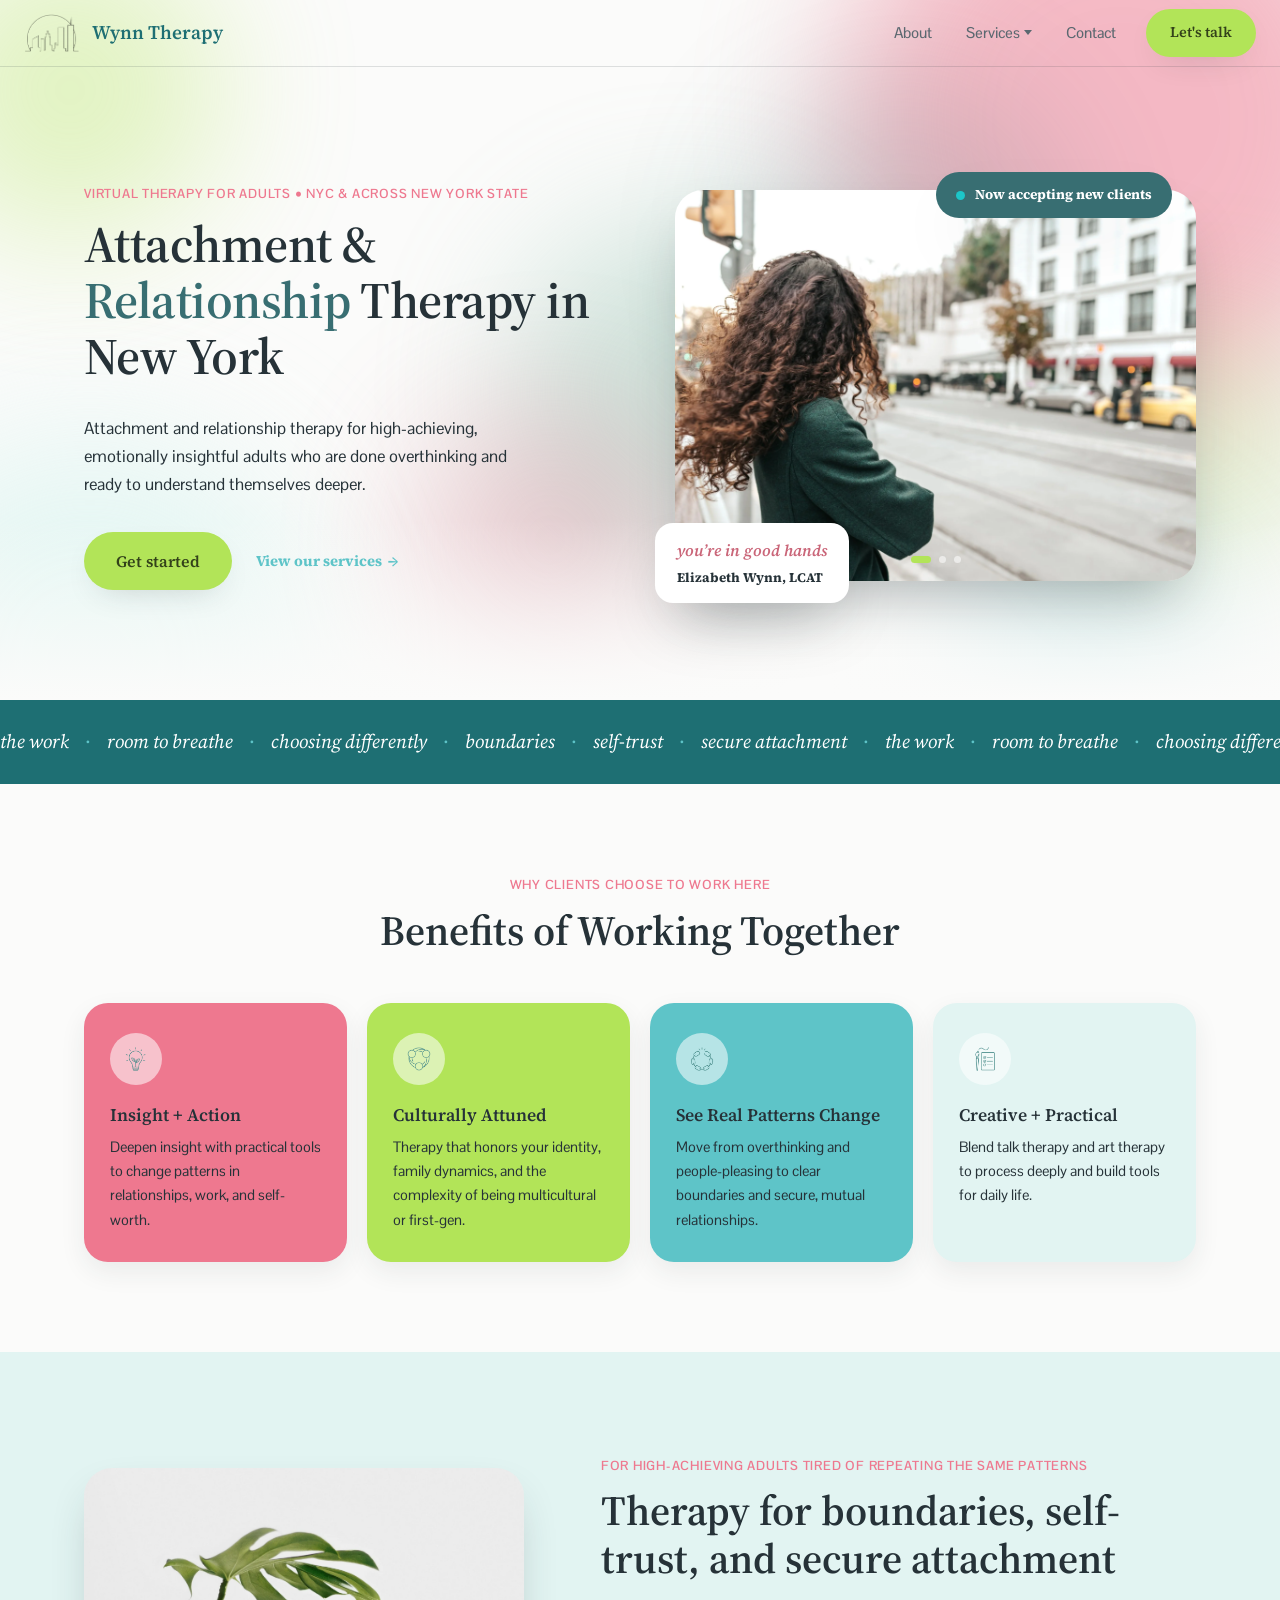
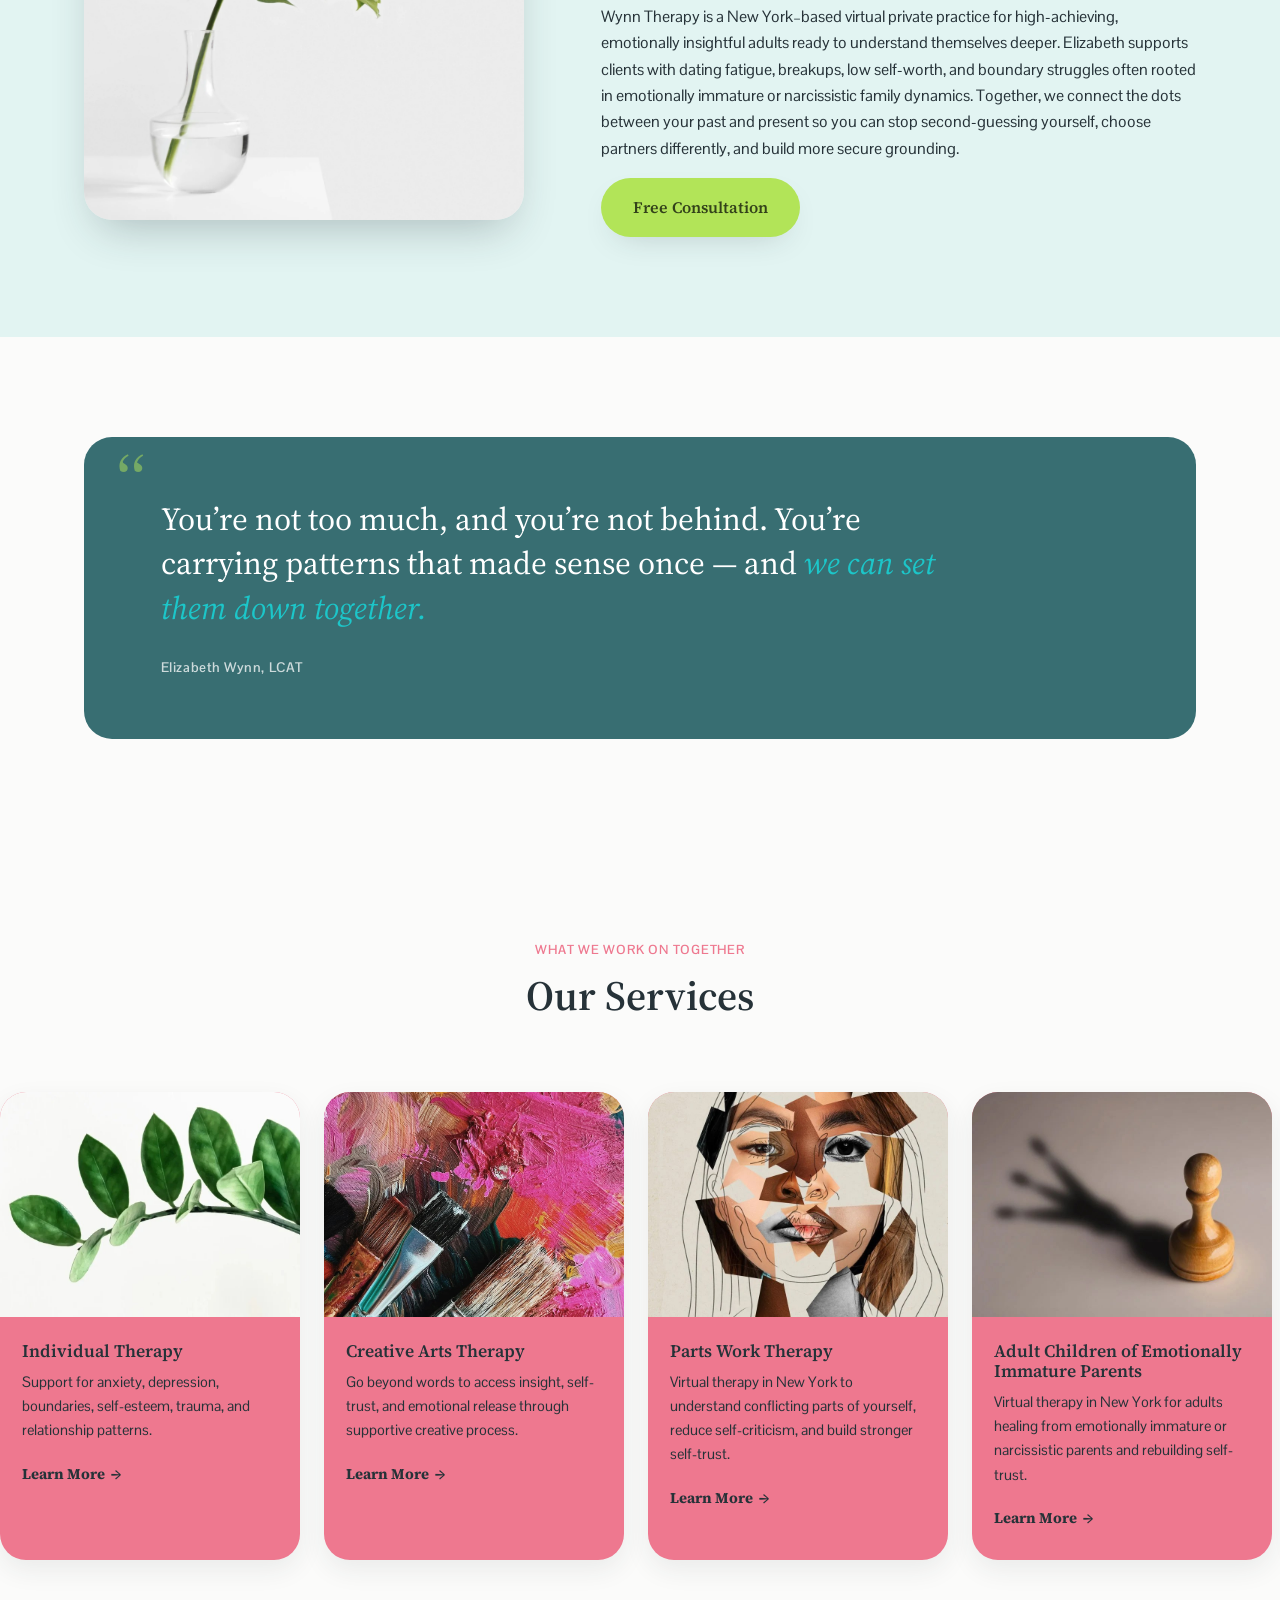
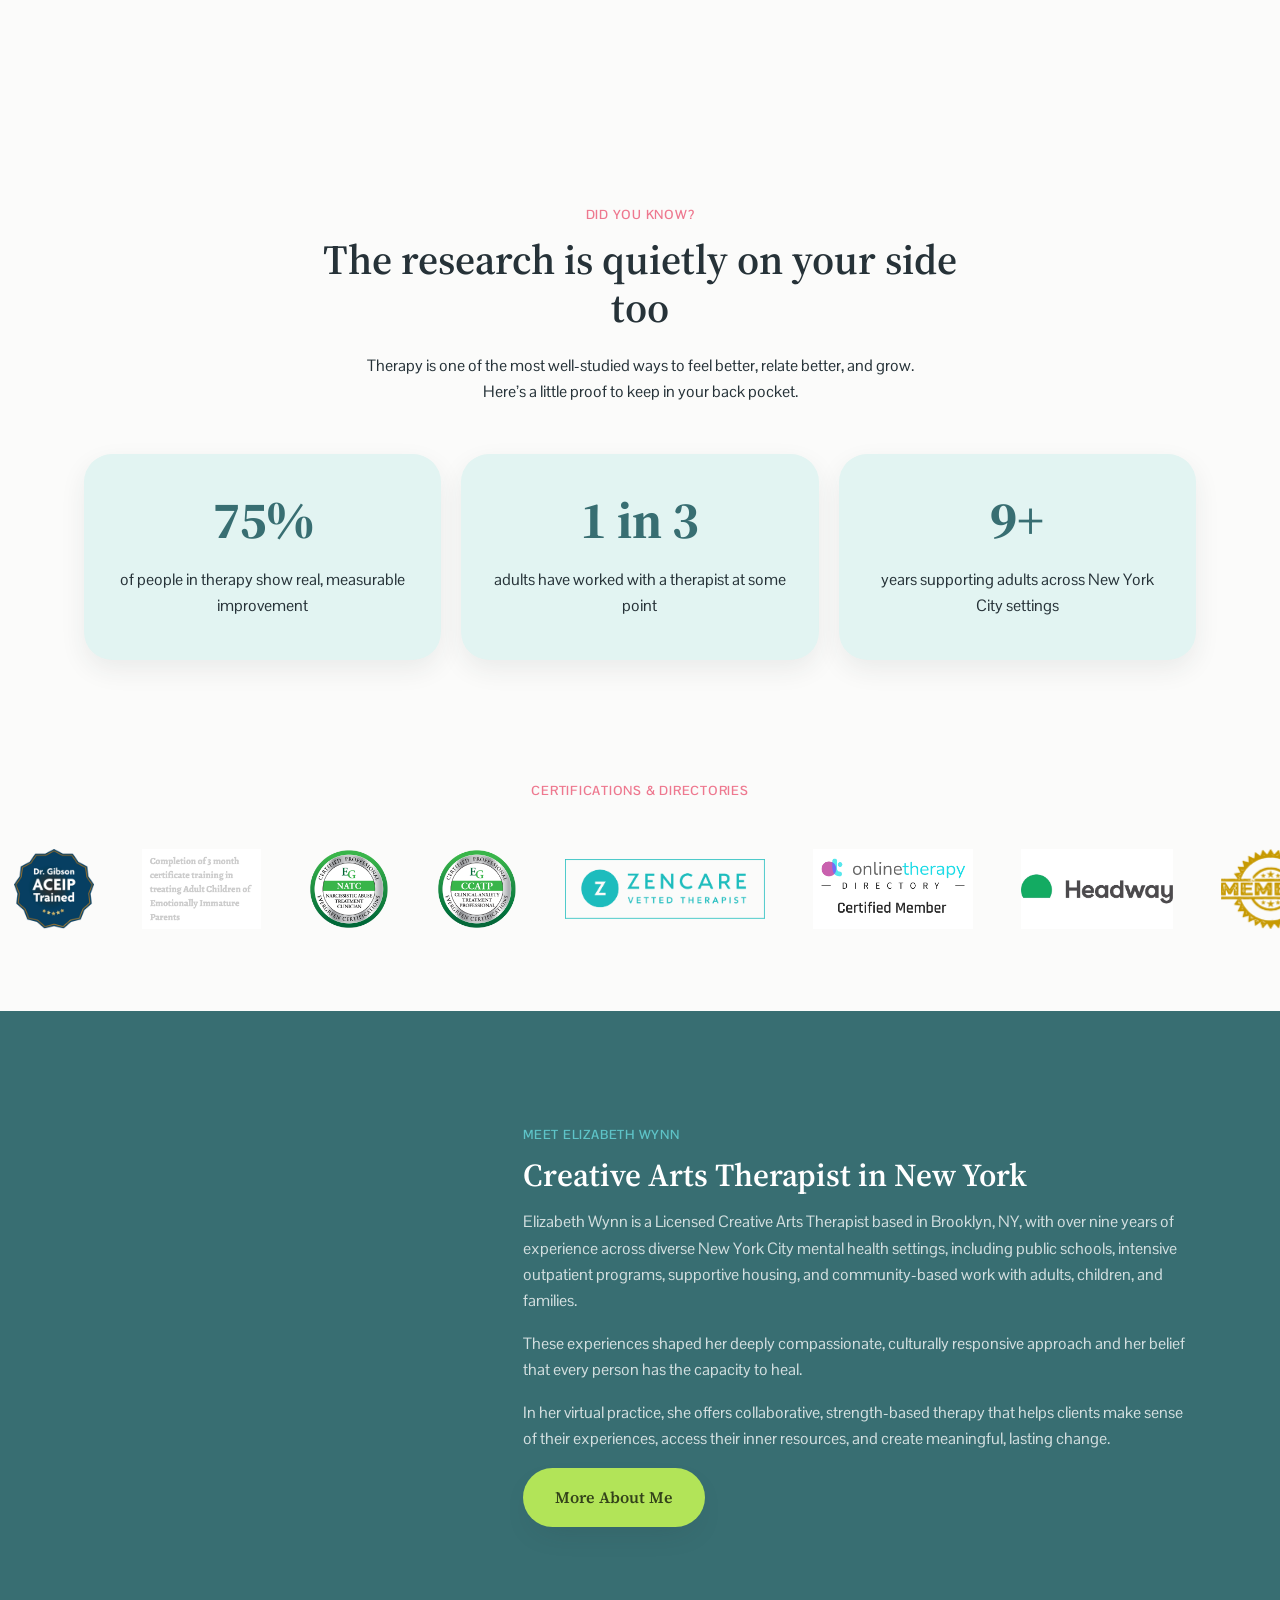
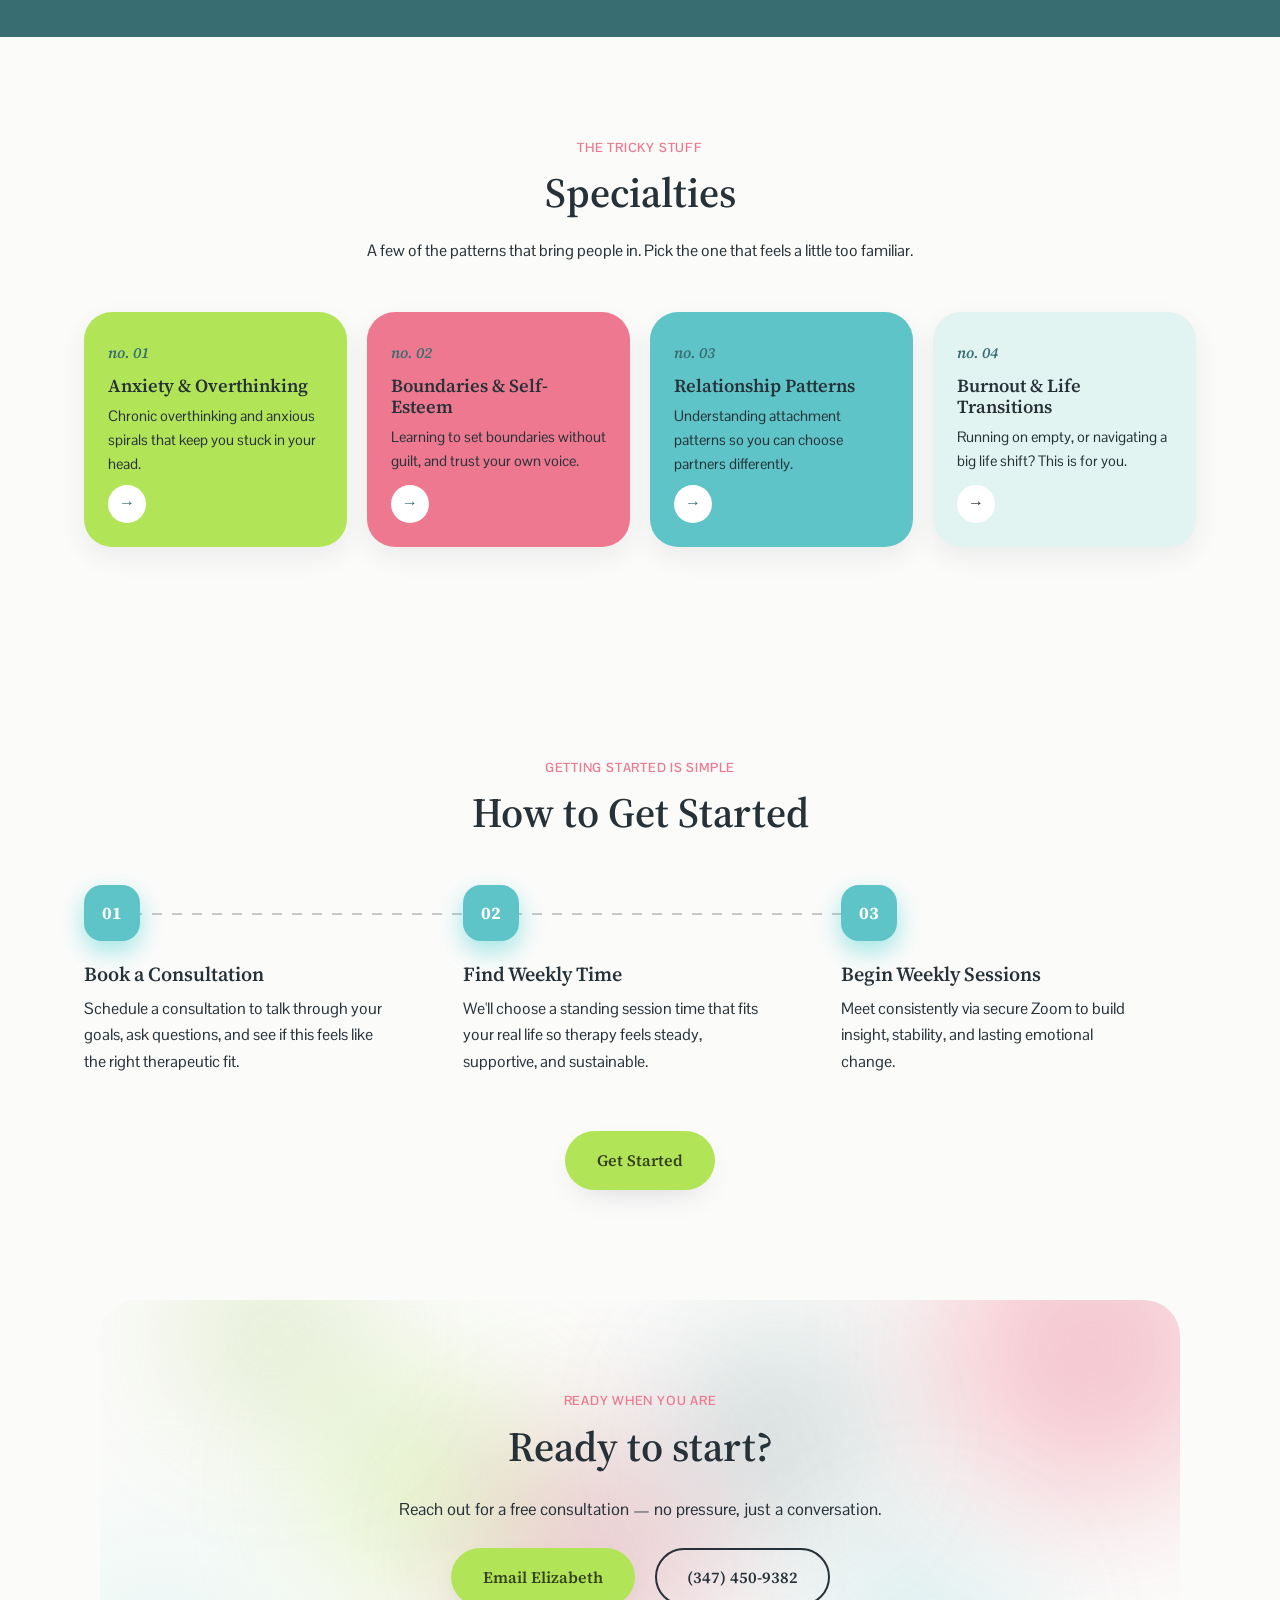
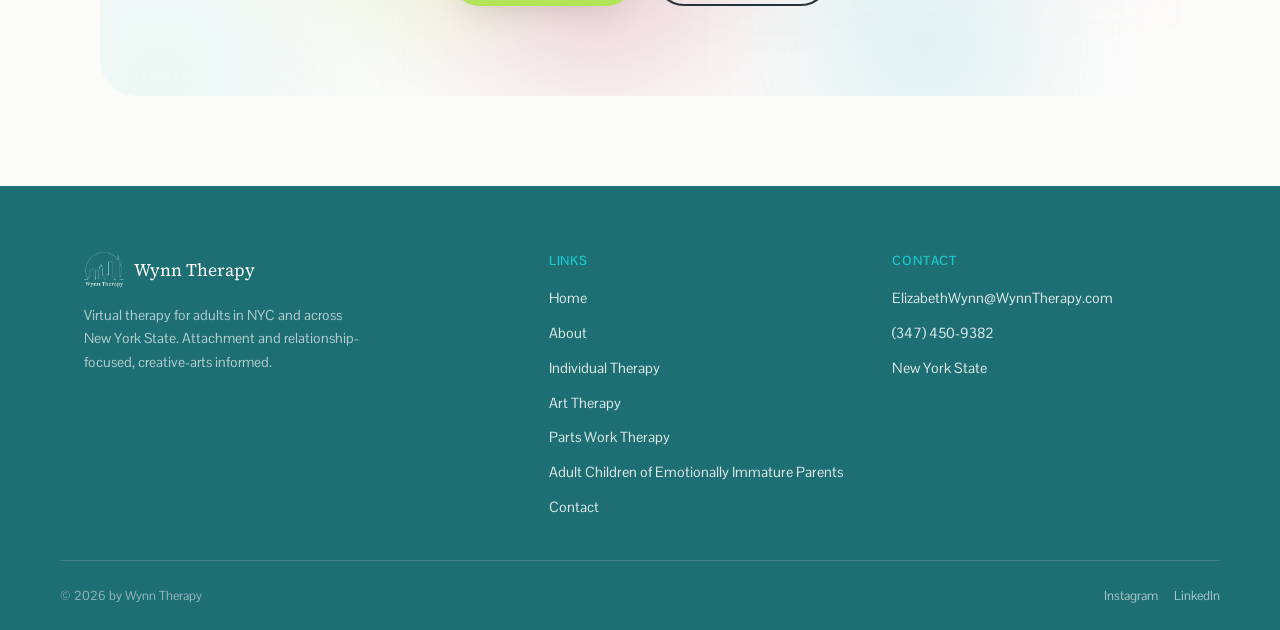
<file: index.html>
<!doctype html>
<html lang="en">
<head>
<meta charset="UTF-8" />
<meta name="viewport" content="width=device-width, initial-scale=1.0" />
<title>Wynn Therapy | Virtual Attachment &amp; Relationship Therapy in New York</title>
<meta name="description" content="Virtual therapy for high-achieving adults in NYC and across New York State. Attachment and relationship therapy with Elizabeth Wynn, LCAT." />
<meta property="og:title" content="Wynn Therapy | Attachment &amp; Relationship Therapy in New York" />
<meta property="og:description" content="Virtual therapy for adults in NYC and across New York State." />
<meta property="og:type" content="website" />
<link rel="icon" href="images/logo.png" />
<link rel="preconnect" href="https://fonts.googleapis.com" />
<link rel="preconnect" href="https://fonts.gstatic.com" crossorigin />
<link href="https://fonts.googleapis.com/css2?family=Source+Serif+Pro:ital,wght@0,500;0,600;1,500&amp;family=Pontano+Sans:wght@400&amp;display=swap" rel="stylesheet" />
<link rel="stylesheet" href="styles.css" />
</head>
<body>

<a class="skip-link" href="#main">Skip to content</a>

<div class="site-header-wrap" id="headerWrap">
  <header class="site-header" id="top">
    <div class="header-inner">
      <a class="brand" href="#top">
        <img src="images/wynn-therapy-logo.png" alt="Wynn Therapy" width="56" height="56" />
        <span>Wynn Therapy</span>
      </a>

      <button class="nav-toggle" id="navToggle" aria-expanded="false" aria-controls="primaryNav">
        <span></span><span></span><span></span>
        <span class="sr-only">Menu</span>
      </button>

      <nav class="primary-nav" id="primaryNav">
        <a href="#about">About</a>
        <div class="nav-dropdown">
          <a href="#services">Services <span class="caret" aria-hidden="true"></span></a>
          <div class="dropdown-menu">
            <a href="individual-therapy.html">Individual Therapy</a>
            <a href="#services">Creative Arts Therapy</a>
            <a href="#services">Parts Work Therapy</a>
            <a href="#services">Adult Children of Emotionally Immature Parents</a>
          </div>
        </div>
        <a href="#contact">Contact</a>
        <a class="btn btn-primary btn-small js-open-cta-modal" href="#contact">Let's talk</a>
      </nav>
    </div>
  </header>
</div>

<main id="main">

  <section class="hero">
    <div class="blob blob-1"></div>
    <div class="blob blob-2"></div>
    <div class="blob blob-3"></div>
    <div class="blob blob-4"></div>
    <div class="blob blob-5"></div>
    <div class="blob blob-6"></div>
    <div class="blob blob-7"></div>
    <div class="blob blob-8"></div>
    <div class="wrap hero-inner">
      <div class="hero-copy reveal">
        <span class="eyebrow">Virtual therapy for adults &bull; NYC &amp; across New York State</span>
        <h1>Attachment &amp; <span class="hl">Relationship</span> Therapy in New York</h1>
        <p class="lede">Attachment and relationship therapy for high-achieving, emotionally insightful adults who are done overthinking and ready to understand themselves deeper.</p>
        <div class="hero-cta-row">
          <a class="btn btn-primary js-open-cta-modal" href="#contact">Get started</a>
          <a class="arrow-link" href="#services">View our services <span class="arrow">&rarr;</span></a>
        </div>
      </div>
      <div class="hero-figure reveal reveal-from-right">
        <div class="card hero-carousel" id="heroCarousel">
          <img class="hero-slide is-active" src="images/hero.jpg" alt="Woman in a green jacket standing on a New York City street" />
          <img class="hero-slide" src="images/leaf.jpg" alt="A green monstera leaf in a glass vase" />
          <img class="hero-slide" src="images/svc-individual-hero.jpg" alt="A cozy sofa with a plant and a mustard-colored pillow" />
          <div class="hero-dots">
            <button class="hero-dot is-active" aria-label="Slide 1" data-slide="0"></button>
            <button class="hero-dot" aria-label="Slide 2" data-slide="1"></button>
            <button class="hero-dot" aria-label="Slide 3" data-slide="2"></button>
          </div>
        </div>
        <div class="hero-badge-available">
          <span class="dot"></span>
          <span>Now accepting new clients</span>
        </div>
        <div class="hero-badge-quote">
          <span class="hero-badge-quote-text">you&rsquo;re in good hands</span>
          <span class="hero-badge-quote-name">Elizabeth Wynn, LCAT</span>
        </div>
      </div>
    </div>
  </section>

  <div class="marquee-band">
    <div class="marquee-track">
      <span>the work</span><span class="dot-sep">&middot;</span>
      <span>room to breathe</span><span class="dot-sep">&middot;</span>
      <span>choosing differently</span><span class="dot-sep">&middot;</span>
      <span>boundaries</span><span class="dot-sep">&middot;</span>
      <span>self-trust</span><span class="dot-sep">&middot;</span>
      <span>secure attachment</span><span class="dot-sep">&middot;</span>
      <span>the work</span><span class="dot-sep">&middot;</span>
      <span>room to breathe</span><span class="dot-sep">&middot;</span>
      <span>choosing differently</span><span class="dot-sep">&middot;</span>
      <span>boundaries</span><span class="dot-sep">&middot;</span>
      <span>self-trust</span><span class="dot-sep">&middot;</span>
      <span>secure attachment</span><span class="dot-sep">&middot;</span>
    </div>
  </div>

  <section class="benefits">
    <div class="wrap">
      <div class="section-head center reveal">
        <span class="eyebrow eyebrow-center">Why clients choose to work here</span>
        <h2>Benefits of Working Together</h2>
      </div>
      <div class="benefit-grid">
        <article class="benefit-card">
          <div class="icon-chip"><img src="images/icon-insight.png" alt="" width="26" height="26" loading="lazy" /></div>
          <h3>Insight + Action</h3>
          <p>Deepen insight with practical tools to change patterns in relationships, work, and self-worth.</p>
        </article>
        <article class="benefit-card">
          <div class="icon-chip"><img src="images/icon-culture.png" alt="" width="26" height="26" loading="lazy" /></div>
          <h3>Culturally Attuned</h3>
          <p>Therapy that honors your identity, family dynamics, and the complexity of being multicultural or first-gen.</p>
        </article>
        <article class="benefit-card">
          <div class="icon-chip"><img src="images/icon-pattern.png" alt="" width="26" height="26" loading="lazy" /></div>
          <h3>See Real Patterns Change</h3>
          <p>Move from overthinking and people-pleasing to clear boundaries and secure, mutual relationships.</p>
        </article>
        <article class="benefit-card">
          <div class="icon-chip"><img src="images/icon-creative.png" alt="" width="26" height="26" loading="lazy" /></div>
          <h3>Creative + Practical</h3>
          <p>Blend talk therapy and art therapy to process deeply and build tools for daily life.</p>
        </article>
      </div>
    </div>
  </section>

  <section class="about about--solid" id="about">
    <div class="wrap about-grid">
      <div class="about-media reveal reveal-from-left">
        <img src="images/leaf.jpg" alt="A green monstera leaf in a glass vase" width="2500" height="1667" loading="lazy" />
      </div>
      <div class="about-copy reveal">
        <span class="eyebrow">For high-achieving adults tired of repeating the same patterns</span>
        <h2>Therapy for boundaries, self-trust, and secure attachment</h2>
        <p>Wynn Therapy is a New York&ndash;based virtual private practice for high-achieving, emotionally insightful adults ready to understand themselves deeper. Elizabeth supports clients with dating fatigue, breakups, low self-worth, and boundary struggles often rooted in emotionally immature or narcissistic family dynamics. Together, we connect the dots between your past and present so you can stop second-guessing yourself, choose partners differently, and build more secure grounding.</p>
        <a class="btn btn-primary" href="#contact">Free Consultation</a>
      </div>
    </div>
  </section>

  <section class="testimonial">
    <div class="wrap">
      <div class="testimonial-card reveal">
        <span class="testimonial-mark" aria-hidden="true">&ldquo;</span>
        <p class="testimonial-text">You&rsquo;re not too much, and you&rsquo;re not behind. You&rsquo;re carrying patterns that made sense once &mdash; and <em>we can set them down together.</em></p>
        <span class="testimonial-name">Elizabeth Wynn, LCAT</span>
      </div>
    </div>
  </section>

  <section class="services" id="services">
    <div class="wrap">
      <div class="section-head center reveal">
        <span class="eyebrow eyebrow-center">What we work on together</span>
        <h2>Our Services</h2>
      </div>
    </div>
    <div class="service-slider reveal">
      <div class="service-track">
          <article class="service-card">
            <img src="images/service-individual.jpg" alt="" width="1000" height="667" loading="lazy" />
            <div class="service-card-body">
              <h3>Individual Therapy</h3>
              <p>Support for anxiety, depression, boundaries, self-esteem, trauma, and relationship patterns.</p>
              <a class="arrow-link" href="#contact">Learn More <span class="arrow">&rarr;</span></a>
            </div>
          </article>
          <article class="service-card">
            <img src="images/service-creative.jpg" alt="" width="1000" height="1333" loading="lazy" />
            <div class="service-card-body">
              <h3>Creative Arts Therapy</h3>
              <p>Go beyond words to access insight, self-trust, and emotional release through supportive creative process.</p>
              <a class="arrow-link" href="#contact">Learn More <span class="arrow">&rarr;</span></a>
            </div>
          </article>
          <article class="service-card">
            <img src="images/service-parts.jpg" alt="" width="800" height="985" loading="lazy" />
            <div class="service-card-body">
              <h3>Parts Work Therapy</h3>
              <p>Virtual therapy in New York to understand conflicting parts of yourself, reduce self-criticism, and build stronger self-trust.</p>
              <a class="arrow-link" href="#contact">Learn More <span class="arrow">&rarr;</span></a>
            </div>
          </article>
          <article class="service-card">
            <img src="images/service-adult-children.jpg" alt="" width="800" height="824" loading="lazy" />
            <div class="service-card-body">
              <h3>Adult Children of Emotionally Immature Parents</h3>
              <p>Virtual therapy in New York for adults healing from emotionally immature or narcissistic parents and rebuilding self-trust.</p>
              <a class="arrow-link" href="#contact">Learn More <span class="arrow">&rarr;</span></a>
            </div>
          </article>
          <article class="service-card" aria-hidden="true">
            <img src="images/service-individual.jpg" alt="" width="1000" height="667" loading="lazy" />
            <div class="service-card-body">
              <h3>Individual Therapy</h3>
              <p>Support for anxiety, depression, boundaries, self-esteem, trauma, and relationship patterns.</p>
              <a class="arrow-link" href="#contact" tabindex="-1">Learn More <span class="arrow">&rarr;</span></a>
            </div>
          </article>
          <article class="service-card" aria-hidden="true">
            <img src="images/service-creative.jpg" alt="" width="1000" height="1333" loading="lazy" />
            <div class="service-card-body">
              <h3>Creative Arts Therapy</h3>
              <p>Go beyond words to access insight, self-trust, and emotional release through supportive creative process.</p>
              <a class="arrow-link" href="#contact" tabindex="-1">Learn More <span class="arrow">&rarr;</span></a>
            </div>
          </article>
          <article class="service-card" aria-hidden="true">
            <img src="images/service-parts.jpg" alt="" width="800" height="985" loading="lazy" />
            <div class="service-card-body">
              <h3>Parts Work Therapy</h3>
              <p>Virtual therapy in New York to understand conflicting parts of yourself, reduce self-criticism, and build stronger self-trust.</p>
              <a class="arrow-link" href="#contact" tabindex="-1">Learn More <span class="arrow">&rarr;</span></a>
            </div>
          </article>
          <article class="service-card" aria-hidden="true">
            <img src="images/service-adult-children.jpg" alt="" width="800" height="824" loading="lazy" />
            <div class="service-card-body">
              <h3>Adult Children of Emotionally Immature Parents</h3>
              <p>Virtual therapy in New York for adults healing from emotionally immature or narcissistic parents and rebuilding self-trust.</p>
              <a class="arrow-link" href="#contact" tabindex="-1">Learn More <span class="arrow">&rarr;</span></a>
            </div>
          </article>
        </div>
      </div>
  </section>

  <section class="stats">
    <div class="wrap">
      <div class="section-head center reveal">
        <span class="eyebrow eyebrow-center">did you know?</span>
        <h2>The research is quietly on your side too</h2>
        <p class="stats-sub">Therapy is one of the most well-studied ways to feel better, relate better, and grow. Here&rsquo;s a little proof to keep in your back pocket.</p>
      </div>
      <div class="stats-grid">
        <div class="stat-card reveal">
          <span class="stat-num">75%</span>
          <p>of people in therapy show real, measurable improvement</p>
        </div>
        <div class="stat-card reveal">
          <span class="stat-num">1 in 3</span>
          <p>adults have worked with a therapist at some point</p>
        </div>
        <div class="stat-card reveal">
          <span class="stat-num">9+</span>
          <p>years supporting adults across New York City settings</p>
        </div>
      </div>
    </div>
  </section>

  <section class="creds">
    <div class="wrap-wide">
      <span class="eyebrow eyebrow-center">Certifications &amp; directories</span>
    </div>
    <div class="creds-slider reveal">
      <div class="creds-track">
        <div class="chip"><img src="images/cred-badge1.png" alt="Certification badge" loading="lazy" /></div>
        <div class="chip"><img src="images/cred-badge2.png" alt="Completion of 3 month certificate training in treating Adult Children of Emotionally Immature Parents" loading="lazy" /></div>
        <div class="chip"><img src="images/cred-natc.png" alt="NATC Narcissistic Abuse Treatment Clinician certification" loading="lazy" /></div>
        <div class="chip"><img src="images/cred-pesi.png" alt="PESI certification badge" loading="lazy" /></div>
        <div class="chip"><img src="images/cred-zencare.png" alt="Zencare therapist badge" loading="lazy" /></div>
        <div class="chip"><img src="images/cred-member.png" alt="Online Therapy Directory certified member" loading="lazy" /></div>
        <div class="chip"><img src="images/cred-headway.jpg" alt="Headway logo" loading="lazy" /></div>
        <div class="chip"><img src="images/cred-cab.png" alt="Find me on NYC-CAB member badge" loading="lazy" /></div>
        <div class="chip" aria-hidden="true"><img src="images/cred-badge1.png" alt="" loading="lazy" /></div>
        <div class="chip" aria-hidden="true"><img src="images/cred-badge2.png" alt="" loading="lazy" /></div>
        <div class="chip" aria-hidden="true"><img src="images/cred-natc.png" alt="" loading="lazy" /></div>
        <div class="chip" aria-hidden="true"><img src="images/cred-pesi.png" alt="" loading="lazy" /></div>
        <div class="chip" aria-hidden="true"><img src="images/cred-zencare.png" alt="" loading="lazy" /></div>
        <div class="chip" aria-hidden="true"><img src="images/cred-member.png" alt="" loading="lazy" /></div>
        <div class="chip" aria-hidden="true"><img src="images/cred-headway.jpg" alt="" loading="lazy" /></div>
        <div class="chip" aria-hidden="true"><img src="images/cred-cab.png" alt="" loading="lazy" /></div>
      </div>
    </div>
  </section>

  <section class="bio">
    <div class="wrap bio-grid">
      <div class="bio-media reveal reveal-from-left">
        <img src="images/headshot.jpg" alt="Elizabeth Wynn smiling on a rooftop with the city skyline behind her" width="1133" height="850" loading="lazy" />
      </div>
      <div class="bio-copy reveal">
        <span class="eyebrow">Meet Elizabeth Wynn</span>
        <h2>Creative Arts Therapist in New York</h2>
        <p>Elizabeth Wynn is a Licensed Creative Arts Therapist based in Brooklyn, NY, with over nine years of experience across diverse New York City mental health settings, including public schools, intensive outpatient programs, supportive housing, and community-based work with adults, children, and families.</p>
        <p>These experiences shaped her deeply compassionate, culturally responsive approach and her belief that every person has the capacity to heal.</p>
        <p>In her virtual practice, she offers collaborative, strength-based therapy that helps clients make sense of their experiences, access their inner resources, and create meaningful, lasting change.</p>
        <a class="btn btn-primary" href="#about">More About Me</a>
      </div>
    </div>
  </section>

  <section class="specialties">
    <div class="wrap">
      <div class="section-head center reveal">
        <span class="eyebrow eyebrow-center">the tricky stuff</span>
        <h2>Specialties</h2>
        <p class="stats-sub">A few of the patterns that bring people in. Pick the one that feels a little too familiar.</p>
      </div>
      <div class="specialty-grid">
        <article class="specialty-card specialty-card-1 reveal">
          <span class="specialty-no">no. 01</span>
          <h3>Anxiety &amp; Overthinking</h3>
          <p>Chronic overthinking and anxious spirals that keep you stuck in your head.</p>
          <a class="specialty-arrow" href="#contact" aria-label="Learn more about anxiety and overthinking">&rarr;</a>
        </article>
        <article class="specialty-card specialty-card-2 reveal">
          <span class="specialty-no">no. 02</span>
          <h3>Boundaries &amp; Self-Esteem</h3>
          <p>Learning to set boundaries without guilt, and trust your own voice.</p>
          <a class="specialty-arrow" href="#contact" aria-label="Learn more about boundaries and self-esteem">&rarr;</a>
        </article>
        <article class="specialty-card specialty-card-3 reveal">
          <span class="specialty-no">no. 03</span>
          <h3>Relationship Patterns</h3>
          <p>Understanding attachment patterns so you can choose partners differently.</p>
          <a class="specialty-arrow" href="#contact" aria-label="Learn more about relationship patterns">&rarr;</a>
        </article>
        <article class="specialty-card specialty-card-4 reveal">
          <span class="specialty-no">no. 04</span>
          <h3>Burnout &amp; Life Transitions</h3>
          <p>Running on empty, or navigating a big life shift? This is for you.</p>
          <a class="specialty-arrow" href="#contact" aria-label="Learn more about burnout and life transitions">&rarr;</a>
        </article>
      </div>
    </div>
  </section>

  <section class="process" id="process">
    <div class="wrap">
      <div class="section-head center reveal">
        <span class="eyebrow eyebrow-center">Getting started is simple</span>
        <h2>How to Get Started</h2>
      </div>
      <ol class="process-grid reveal">
        <li class="process-card reveal">
          <span class="process-num">01</span>
          <h3>Book a Consultation</h3>
          <p>Schedule a consultation to talk through your goals, ask questions, and see if this feels like the right therapeutic fit.</p>
        </li>
        <li class="process-card reveal">
          <span class="process-num">02</span>
          <h3>Find Weekly Time</h3>
          <p>We'll choose a standing session time that fits your real life so therapy feels steady, supportive, and sustainable.</p>
        </li>
        <li class="process-card reveal">
          <span class="process-num">03</span>
          <h3>Begin Weekly Sessions</h3>
          <p>Meet consistently via secure Zoom to build insight, stability, and lasting emotional change.</p>
        </li>
      </ol>
      <div class="process-cta reveal">
        <a class="btn btn-primary js-open-cta-modal" href="#contact">Get Started</a>
      </div>
    </div>
  </section>

  <div class="wrap cta-band-wrap" id="contact">
    <div class="cta-band reveal">
      <div class="blob-f"></div>
      <div class="blob-f2"></div>
      <div class="blob-f3"></div>
      <div class="blob-f4"></div>
      <div class="blob-f5"></div>
      <div class="blob-f6"></div>
      <div class="blob-f7"></div>
      <div class="cta-band-inner">
        <span class="eyebrow eyebrow-center">Ready when you are</span>
        <h2>Ready to start?</h2>
        <p>Reach out for a free consultation &mdash; no pressure, just a conversation.</p>
        <div class="contact-links">
          <a class="btn btn-primary" href="mailto:ElizabethWynn@WynnTherapy.com">Email Elizabeth</a>
          <a class="btn btn-outline-light" href="tel:+13474509382">(347) 450-9382</a>
        </div>
      </div>
    </div>
  </div>

</main>

<footer class="site-footer">
  <div class="wrap footer-inner">
    <div>
      <div class="footer-brand">
        <img src="images/logo-white.png" alt="Wynn Therapy" width="40" height="40" />
        <span>Wynn Therapy</span>
      </div>
      <p class="footer-blurb">Virtual therapy for adults in NYC and across New York State. Attachment and relationship-focused, creative-arts informed.</p>
    </div>

    <div class="footer-col">
      <span class="eyebrow">Links</span>
      <nav class="footer-nav" aria-label="Footer">
        <a href="#top">Home</a>
        <a href="#about">About</a>
        <a href="#services">Individual Therapy</a>
        <a href="#services">Art Therapy</a>
        <a href="#services">Parts Work Therapy</a>
        <a href="#services">Adult Children of Emotionally Immature Parents</a>
        <a href="#contact">Contact</a>
      </nav>
    </div>

    <div class="footer-col">
      <span class="eyebrow">Contact</span>
      <div class="footer-contact">
        <a href="mailto:ElizabethWynn@WynnTherapy.com">ElizabethWynn@WynnTherapy.com</a>
        <a href="tel:+13474509382">(347) 450-9382</a>
        <p>New York State</p>
      </div>
    </div>
  </div>
  <div class="wrap footer-bottom">
    <span>&copy; 2026 by Wynn Therapy</span>
    <div class="footer-social">
      <a href="https://www.instagram.com/wynntherapy/">Instagram</a>
      <a href="https://www.linkedin.com/in/elizabeth-wynn-lcat-0b7128a/">LinkedIn</a>
    </div>
  </div>
</footer>

<div class="cta-modal" id="ctaModal" aria-hidden="true">
  <div class="cta-modal-backdrop" data-modal-close></div>
  <div class="cta-modal-dialog" role="dialog" aria-modal="true" aria-labelledby="ctaModalTitle">
    <button class="cta-modal-close" type="button" aria-label="Close" data-modal-close>&times;</button>
    <span class="eyebrow eyebrow-center">Ready when you are</span>
    <h3 id="ctaModalTitle">Ready to start?</h3>
    <p>Reach out for a free consultation &mdash; no pressure, just a conversation.</p>
    <form class="cta-form" id="ctaForm">
      <label class="sr-only" for="ctaName">Name</label>
      <input type="text" id="ctaName" name="name" placeholder="Name" required />
      <label class="sr-only" for="ctaEmail">Email</label>
      <input type="email" id="ctaEmail" name="email" placeholder="Email" required />
      <label class="sr-only" for="ctaPhone">Phone</label>
      <input type="tel" id="ctaPhone" name="phone" placeholder="Phone" required />
      <label class="sr-only" for="ctaMessage">Message</label>
      <textarea id="ctaMessage" name="message" placeholder="Message" rows="4" required></textarea>
      <button class="btn btn-primary cta-form-submit" type="submit">Send Message</button>
    </form>
  </div>
</div>

<script src="script.js"></script>
</body>
</html>
</file>
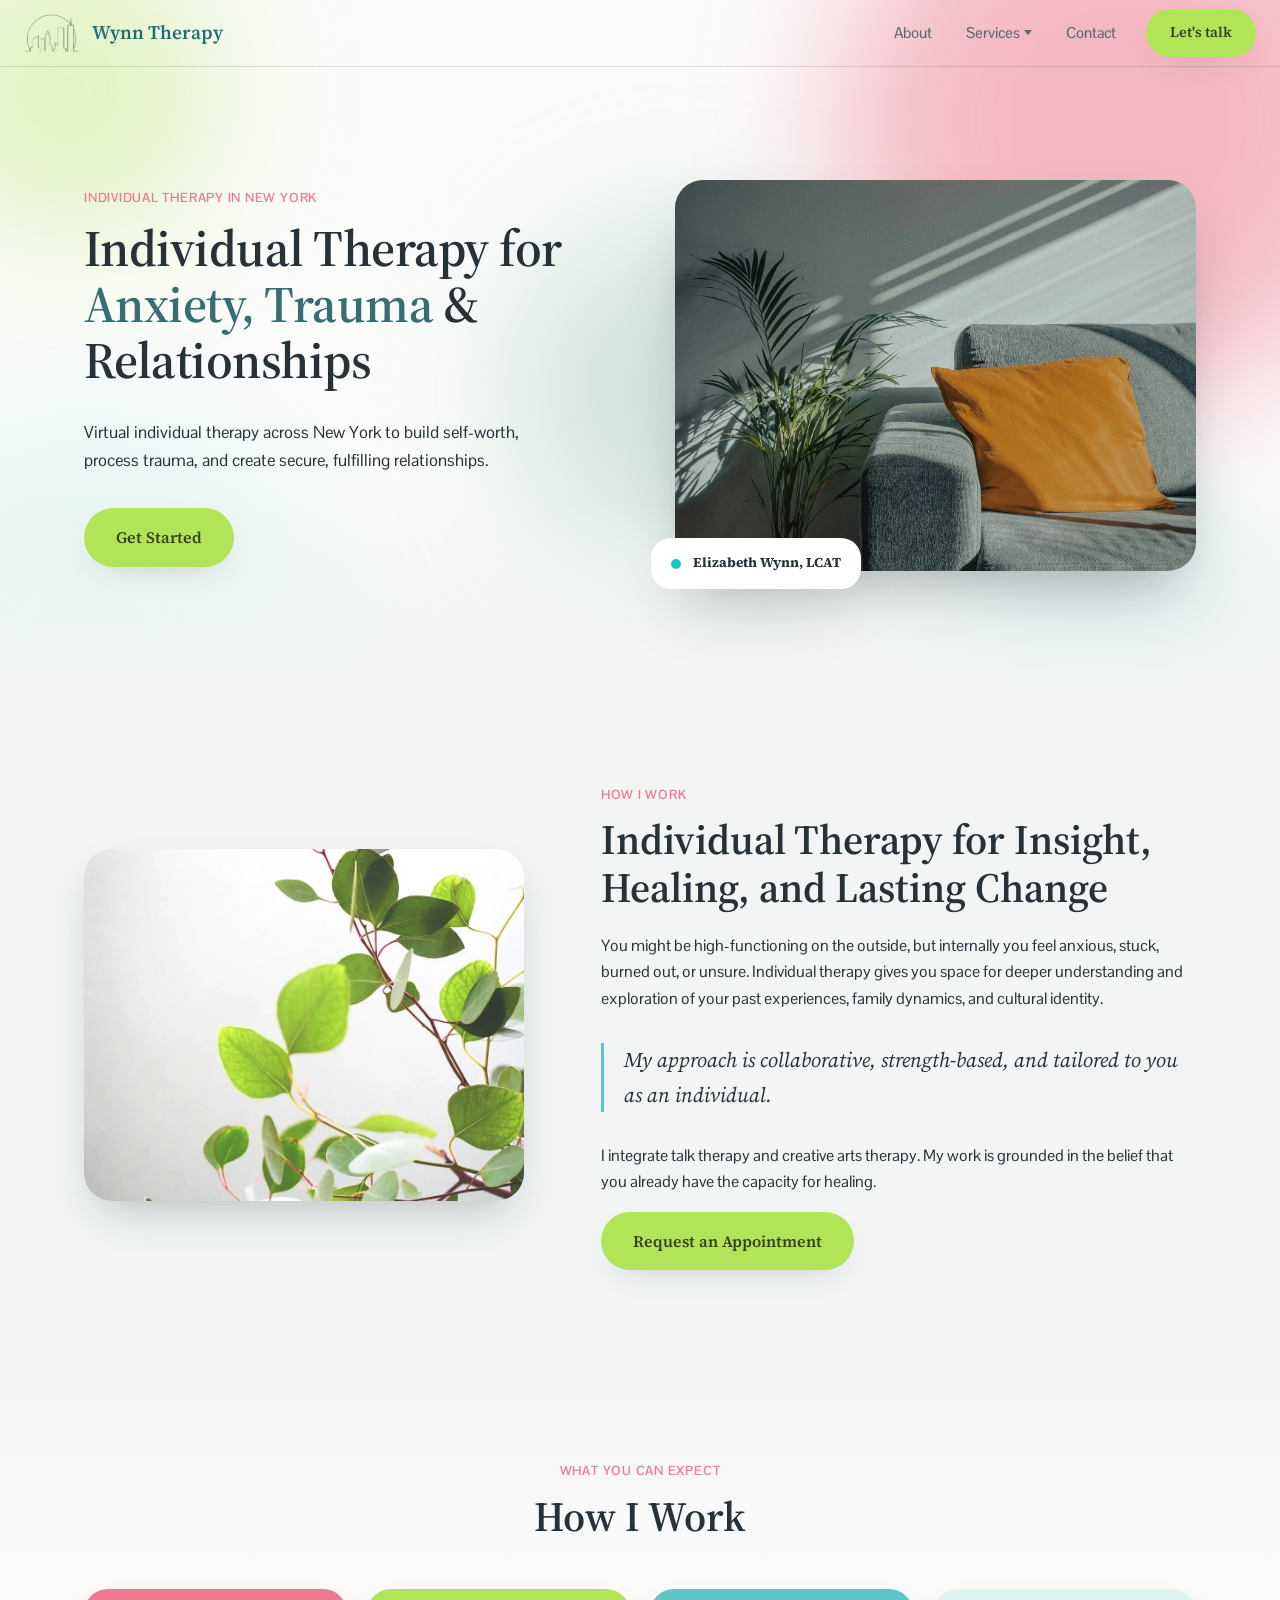
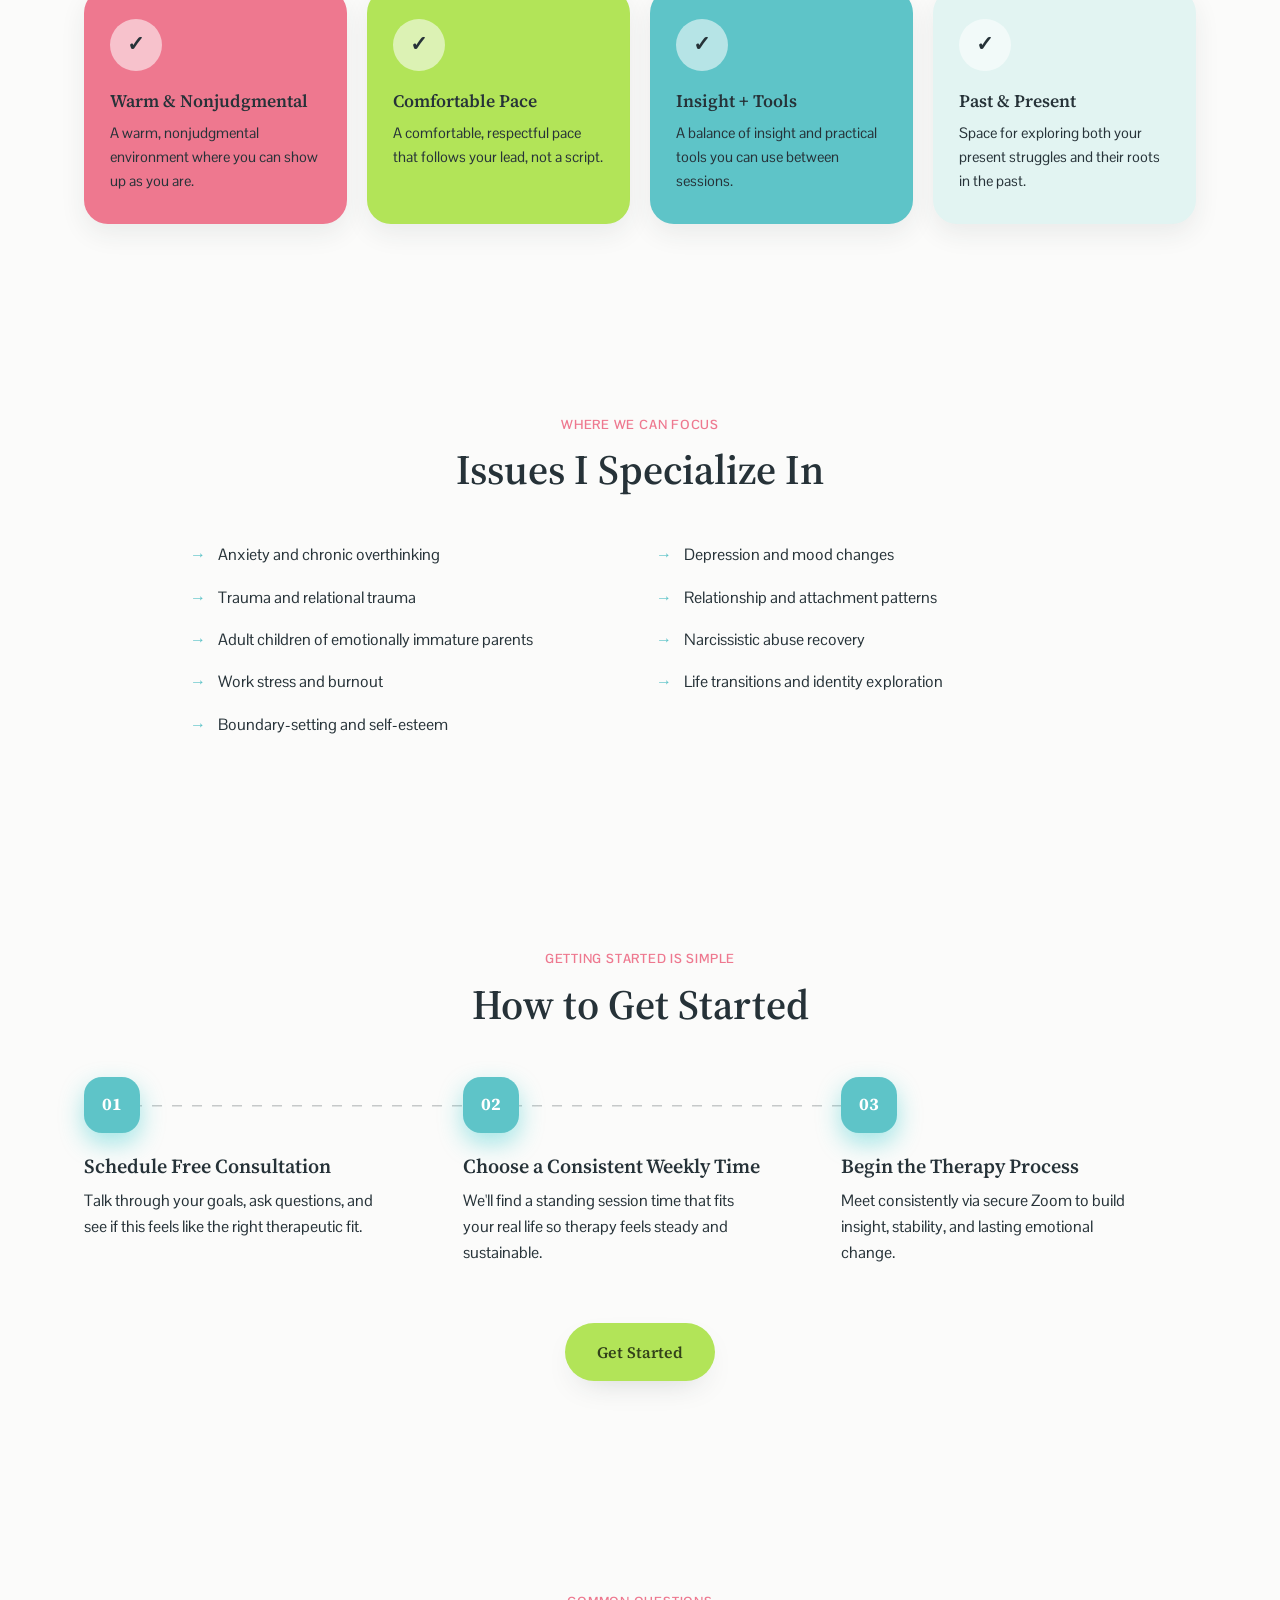
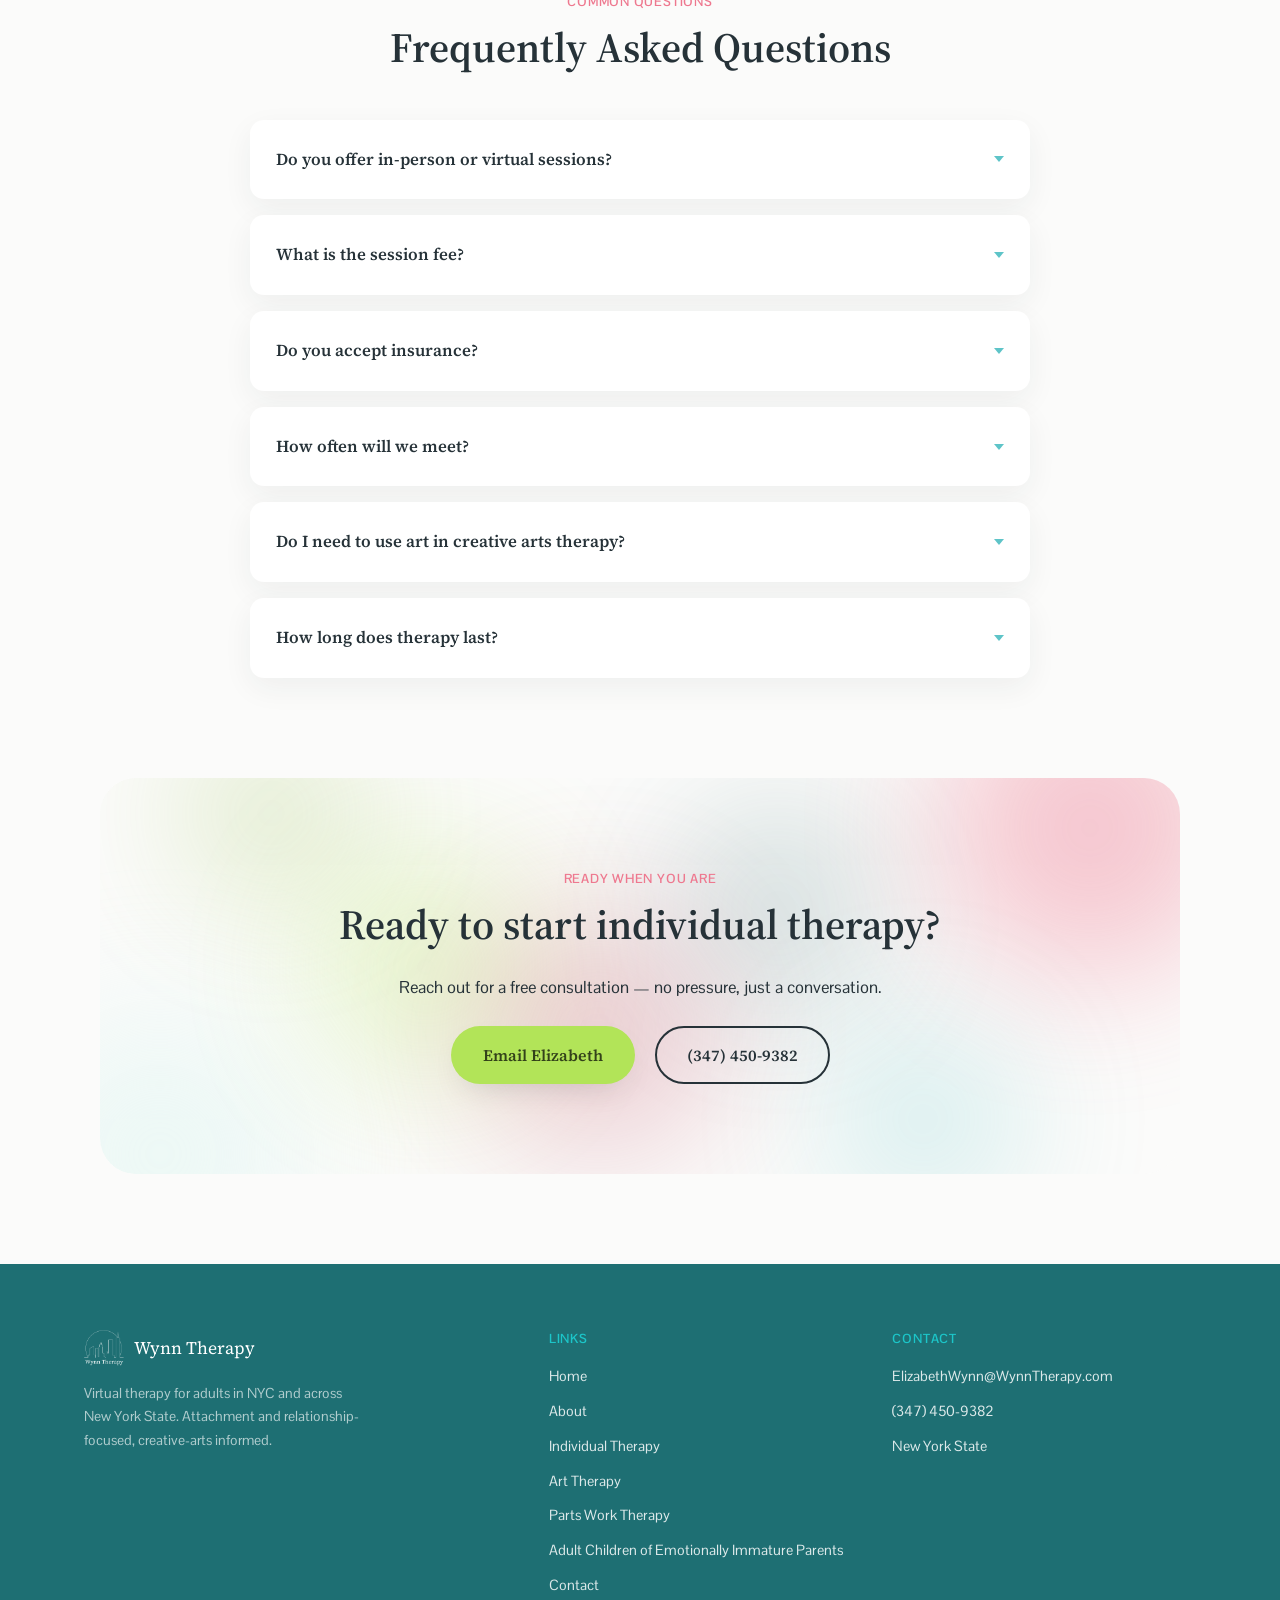
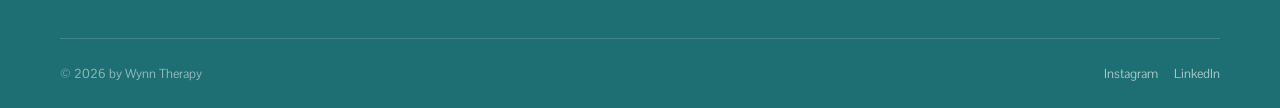
<file: individual-therapy.html>
<!doctype html>
<html lang="en">
<head>
<meta charset="UTF-8" />
<meta name="viewport" content="width=device-width, initial-scale=1.0" />
<title>Individual Therapy in New York | Wynn Therapy</title>
<meta name="description" content="Virtual individual therapy across New York to build self-worth, process trauma, and create secure, fulfilling relationships." />
<meta property="og:title" content="Individual Therapy in New York | Wynn Therapy" />
<meta property="og:description" content="Virtual individual therapy across New York to build self-worth, process trauma, and create secure, fulfilling relationships." />
<meta property="og:type" content="website" />
<link rel="icon" href="images/logo.png" />
<link rel="preconnect" href="https://fonts.googleapis.com" />
<link rel="preconnect" href="https://fonts.gstatic.com" crossorigin />
<link href="https://fonts.googleapis.com/css2?family=Source+Serif+Pro:ital,wght@0,500;0,600;1,500&amp;family=Pontano+Sans:wght@400&amp;display=swap" rel="stylesheet" />
<link rel="stylesheet" href="styles.css" />
</head>
<body>

<a class="skip-link" href="#main">Skip to content</a>

<div class="site-header-wrap" id="headerWrap">
  <header class="site-header" id="top">
    <div class="header-inner">
      <a class="brand" href="index.html">
        <img src="images/wynn-therapy-logo.png" alt="Wynn Therapy" width="56" height="56" />
        <span>Wynn Therapy</span>
      </a>

      <button class="nav-toggle" id="navToggle" aria-expanded="false" aria-controls="primaryNav">
        <span></span><span></span><span></span>
        <span class="sr-only">Menu</span>
      </button>

      <nav class="primary-nav" id="primaryNav">
        <a href="index.html#about">About</a>
        <div class="nav-dropdown">
          <a href="index.html#services">Services <span class="caret" aria-hidden="true"></span></a>
          <div class="dropdown-menu">
            <a href="individual-therapy.html">Individual Therapy</a>
            <a href="index.html#services">Creative Arts Therapy</a>
            <a href="index.html#services">Parts Work Therapy</a>
            <a href="index.html#services">Adult Children of Emotionally Immature Parents</a>
          </div>
        </div>
        <a href="index.html#contact">Contact</a>
        <a class="btn btn-primary btn-small js-open-cta-modal" href="index.html#contact">Let's talk</a>
      </nav>
    </div>
  </header>
</div>

<main id="main">

  <section class="hero hero--to-panel">
    <div class="blob blob-1"></div>
    <div class="blob blob-2"></div>
    <div class="blob blob-3"></div>
    <div class="blob blob-4"></div>
    <div class="blob blob-5"></div>
    <div class="wrap hero-inner">
      <div class="hero-copy reveal">
        <span class="eyebrow">Individual therapy in New York</span>
        <h1>Individual Therapy for <span class="hl">Anxiety, Trauma</span> &amp; Relationships</h1>
        <p class="lede">Virtual individual therapy across New York to build self-worth, process trauma, and create secure, fulfilling relationships.</p>
        <a class="btn btn-primary js-open-cta-modal" href="index.html#contact">Get Started</a>
      </div>
      <div class="hero-figure reveal reveal-from-right">
        <div class="card">
          <img src="images/svc-individual-hero.jpg" alt="A cozy sofa with a plant and a mustard-colored pillow, lit by soft window light" width="1407" height="2500" />
        </div>
        <div class="floating-chip">
          <span class="dot"></span>
          <span>Elizabeth Wynn, LCAT</span>
        </div>
      </div>
    </div>
  </section>

  <section class="about" id="about-therapy">
    <div class="wrap about-grid">
      <div class="about-media reveal reveal-from-left">
        <div class="glow"></div>
        <img src="images/svc-individual-inline.jpg" alt="Green eucalyptus leaves against a white background" width="1000" height="1500" loading="lazy" />
      </div>
      <div class="about-copy reveal">
        <span class="eyebrow">How I work</span>
        <h2>Individual Therapy for Insight, Healing, and Lasting Change</h2>
        <p>You might be high-functioning on the outside, but internally you feel anxious, stuck, burned out, or unsure. Individual therapy gives you space for deeper understanding and exploration of your past experiences, family dynamics, and cultural identity.</p>
        <p class="pull-quote">My approach is collaborative, strength-based, and tailored to you as an individual.</p>
        <p>I integrate talk therapy and creative arts therapy. My work is grounded in the belief that you already have the capacity for healing.</p>
        <a class="btn btn-primary" href="index.html#contact">Request an Appointment</a>
      </div>
    </div>
  </section>

  <section class="benefits">
    <div class="wrap">
      <div class="section-head center reveal">
        <span class="eyebrow eyebrow-center">What you can expect</span>
        <h2>How I Work</h2>
      </div>
      <div class="benefit-grid">
        <article class="benefit-card">
          <div class="icon-chip check-icon">&check;</div>
          <h3>Warm &amp; Nonjudgmental</h3>
          <p>A warm, nonjudgmental environment where you can show up as you are.</p>
        </article>
        <article class="benefit-card">
          <div class="icon-chip check-icon">&check;</div>
          <h3>Comfortable Pace</h3>
          <p>A comfortable, respectful pace that follows your lead, not a script.</p>
        </article>
        <article class="benefit-card">
          <div class="icon-chip check-icon">&check;</div>
          <h3>Insight + Tools</h3>
          <p>A balance of insight and practical tools you can use between sessions.</p>
        </article>
        <article class="benefit-card">
          <div class="icon-chip check-icon">&check;</div>
          <h3>Past &amp; Present</h3>
          <p>Space for exploring both your present struggles and their roots in the past.</p>
        </article>
      </div>
    </div>
  </section>

  <section class="issues">
    <div class="wrap">
      <div class="section-head center reveal">
        <span class="eyebrow eyebrow-center">Where we can focus</span>
        <h2>Issues I Specialize In</h2>
      </div>
      <ul class="issue-list reveal">
        <li>Anxiety and chronic overthinking</li>
        <li>Depression and mood changes</li>
        <li>Trauma and relational trauma</li>
        <li>Relationship and attachment patterns</li>
        <li>Adult children of emotionally immature parents</li>
        <li>Narcissistic abuse recovery</li>
        <li>Work stress and burnout</li>
        <li>Life transitions and identity exploration</li>
        <li>Boundary-setting and self-esteem</li>
      </ul>
    </div>
  </section>

  <section class="process" id="process">
    <div class="wrap">
      <div class="section-head center reveal">
        <span class="eyebrow eyebrow-center">Getting started is simple</span>
        <h2>How to Get Started</h2>
      </div>
      <ol class="process-grid reveal">
        <li class="process-card reveal">
          <span class="process-num">01</span>
          <h3>Schedule Free Consultation</h3>
          <p>Talk through your goals, ask questions, and see if this feels like the right therapeutic fit.</p>
        </li>
        <li class="process-card reveal">
          <span class="process-num">02</span>
          <h3>Choose a Consistent Weekly Time</h3>
          <p>We'll find a standing session time that fits your real life so therapy feels steady and sustainable.</p>
        </li>
        <li class="process-card reveal">
          <span class="process-num">03</span>
          <h3>Begin the Therapy Process</h3>
          <p>Meet consistently via secure Zoom to build insight, stability, and lasting emotional change.</p>
        </li>
      </ol>
      <div class="process-cta reveal">
        <a class="btn btn-primary js-open-cta-modal" href="index.html#contact">Get Started</a>
      </div>
    </div>
  </section>

  <section class="faq">
    <div class="wrap">
      <div class="section-head center reveal">
        <span class="eyebrow eyebrow-center">Common questions</span>
        <h2>Frequently Asked Questions</h2>
      </div>
      <div class="faq-list reveal">
        <details class="faq-item">
          <summary>Do you offer in-person or virtual sessions?<span class="chevron"></span></summary>
          <p>All sessions are provided virtually via HIPAA-compliant Zoom for clients located in New York State.</p>
        </details>
        <details class="faq-item">
          <summary>What is the session fee?<span class="chevron"></span></summary>
          <p>Sessions are $150 each.</p>
        </details>
        <details class="faq-item">
          <summary>Do you accept insurance?<span class="chevron"></span></summary>
          <p>I'm in-network with Cigna, Aetna, and Carelon Behavioral Health. I also offer superbills for out-of-network clients and partner with Thrizer.</p>
        </details>
        <details class="faq-item">
          <summary>How often will we meet?<span class="chevron"></span></summary>
          <p>Most clients attend weekly sessions.</p>
        </details>
        <details class="faq-item">
          <summary>Do I need to use art in creative arts therapy?<span class="chevron"></span></summary>
          <p>No &mdash; incorporating art into sessions is always optional.</p>
        </details>
        <details class="faq-item">
          <summary>How long does therapy last?<span class="chevron"></span></summary>
          <p>This varies by individual goals, needs, and pace &mdash; we'll check in regularly on how it's going.</p>
        </details>
      </div>
    </div>
  </section>

  <div class="wrap cta-band-wrap" id="contact">
    <div class="cta-band reveal">
      <div class="blob-f"></div>
      <div class="blob-f2"></div>
      <div class="blob-f3"></div>
      <div class="blob-f4"></div>
      <div class="blob-f5"></div>
      <div class="blob-f6"></div>
      <div class="blob-f7"></div>
      <div class="cta-band-inner">
        <span class="eyebrow eyebrow-center">Ready when you are</span>
        <h2>Ready to start individual therapy?</h2>
        <p>Reach out for a free consultation &mdash; no pressure, just a conversation.</p>
        <div class="contact-links">
          <a class="btn btn-primary" href="mailto:ElizabethWynn@WynnTherapy.com">Email Elizabeth</a>
          <a class="btn btn-outline-light" href="tel:+13474509382">(347) 450-9382</a>
        </div>
      </div>
    </div>
  </div>

</main>

<footer class="site-footer">
  <div class="wrap footer-inner">
    <div>
      <div class="footer-brand">
        <img src="images/logo-white.png" alt="Wynn Therapy" width="40" height="40" />
        <span>Wynn Therapy</span>
      </div>
      <p class="footer-blurb">Virtual therapy for adults in NYC and across New York State. Attachment and relationship-focused, creative-arts informed.</p>
    </div>

    <div class="footer-col">
      <span class="eyebrow">Links</span>
      <nav class="footer-nav" aria-label="Footer">
        <a href="index.html#top">Home</a>
        <a href="index.html#about">About</a>
        <a href="individual-therapy.html">Individual Therapy</a>
        <a href="index.html#services">Art Therapy</a>
        <a href="index.html#services">Parts Work Therapy</a>
        <a href="index.html#services">Adult Children of Emotionally Immature Parents</a>
        <a href="index.html#contact">Contact</a>
      </nav>
    </div>

    <div class="footer-col">
      <span class="eyebrow">Contact</span>
      <div class="footer-contact">
        <a href="mailto:ElizabethWynn@WynnTherapy.com">ElizabethWynn@WynnTherapy.com</a>
        <a href="tel:+13474509382">(347) 450-9382</a>
        <p>New York State</p>
      </div>
    </div>
  </div>
  <div class="wrap footer-bottom">
    <span>&copy; 2026 by Wynn Therapy</span>
    <div class="footer-social">
      <a href="https://www.instagram.com/wynntherapy/">Instagram</a>
      <a href="https://www.linkedin.com/in/elizabeth-wynn-lcat-0b7128a/">LinkedIn</a>
    </div>
  </div>
</footer>

<div class="cta-modal" id="ctaModal" aria-hidden="true">
  <div class="cta-modal-backdrop" data-modal-close></div>
  <div class="cta-modal-dialog" role="dialog" aria-modal="true" aria-labelledby="ctaModalTitle">
    <button class="cta-modal-close" type="button" aria-label="Close" data-modal-close>&times;</button>
    <span class="eyebrow eyebrow-center">Ready when you are</span>
    <h3 id="ctaModalTitle">Ready to start?</h3>
    <p>Reach out for a free consultation &mdash; no pressure, just a conversation.</p>
    <form class="cta-form" id="ctaForm">
      <label class="sr-only" for="ctaName">Name</label>
      <input type="text" id="ctaName" name="name" placeholder="Name" required />
      <label class="sr-only" for="ctaEmail">Email</label>
      <input type="email" id="ctaEmail" name="email" placeholder="Email" required />
      <label class="sr-only" for="ctaPhone">Phone</label>
      <input type="tel" id="ctaPhone" name="phone" placeholder="Phone" required />
      <label class="sr-only" for="ctaMessage">Message</label>
      <textarea id="ctaMessage" name="message" placeholder="Message" rows="4" required></textarea>
      <button class="btn btn-primary cta-form-submit" type="submit">Send Message</button>
    </form>
  </div>
</div>

<script src="script.js"></script>
</body>
</html>
</file>
<file: styles.css>
/* ---------- Foundations ---------- */
:root {
  --ink: #263238;
  --ink-deep: #1c2529;
  --ink-soft: #5b6870;
  --cream: #fbfbfa;
  --panel: #f2f5f4;
  --mint: #e2f4f2;
  --mint-deep: #cdeae2;
  --mint-mid: #8fc0ae;
  --rose: #ee788f;
  --rose-deep: #ca6679;
  --lime: #b2e458;
  --lime-deep: #97c14a;
  --mint-bg: #dcf5f1;
  --teal-accent: #386e72;
  --teal-deep: #386e72;
  --cyan-accent: #5ec4c8;
  --white: #ffffff;
  --radius: 14px;
  --radius-lg: 28px;
  --shadow: 0 12px 32px -16px rgba(38, 50, 56, 0.25);
  --shadow-lg: 0 30px 60px -20px rgba(28, 37, 41, 0.35);
  --font-display: "Source Serif Pro", Georgia, serif;
  --font-body: "Pontano Sans", -apple-system, BlinkMacSystemFont, sans-serif;
  --wrap: 1160px;
}

* { box-sizing: border-box; }
html { scroll-behavior: smooth; }

@media (prefers-reduced-motion: reduce) {
  html { scroll-behavior: auto; }
  * { animation-duration: 0.001ms !important; transition-duration: 0.001ms !important; }
}

body {
  margin: 0;
  font-family: var(--font-body);
  color: var(--ink);
  background: var(--cream);
  line-height: 1.65;
  -webkit-font-smoothing: antialiased;
  overflow-x: hidden;
}

img { max-width: 100%; display: block; }

h1, h2, h3 {
  font-family: var(--font-display);
  font-weight: 600;
  line-height: 1.15;
  margin: 0 0 0.5em;
  color: var(--ink);
}

h2 { font-size: clamp(1.75rem, 1.4rem + 1.5vw, 2.6rem); }
h3 { font-size: 1.25rem; }

p { margin: 0 0 1em; }

.wrap {
  max-width: var(--wrap);
  margin: 0 auto;
  padding: 0 24px;
}

.wrap-wide {
  padding: 0 24px;
}

.skip-link {
  position: absolute;
  left: -999px;
  top: 0;
  background: var(--ink);
  color: var(--white);
  padding: 12px 20px;
  z-index: 200;
  border-radius: 0 0 8px 0;
}
.skip-link:focus { left: 0; }

.sr-only {
  position: absolute;
  width: 1px; height: 1px;
  overflow: hidden;
  clip: rect(0 0 0 0);
}

a { color: inherit; }

:focus-visible {
  outline: 3px solid var(--teal-accent);
  outline-offset: 3px;
}

.eyebrow {
  display: inline-block;
  font-family: var(--font-body);
  text-transform: uppercase;
  letter-spacing: 0.06em;
  font-size: 0.8rem;
  font-weight: 700;
  color: #ee788f;
  background: none;
  padding: 0;
  border-radius: 0;
  margin-bottom: 0.9em;
}
.eyebrow-center { display: block; text-align: center; margin: 0 auto 0.9em; width: fit-content; }

.section-head { max-width: 620px; margin-bottom: 48px; }
.section-head.center { max-width: 640px; margin-left: auto; margin-right: auto; text-align: center; }
.section-head h2 { margin-top: 0.2em; }

.hl { color: var(--teal-accent); }

/* ---------- Buttons ---------- */
.btn {
  display: inline-flex;
  align-items: center;
  justify-content: center;
  gap: 8px;
  padding: 14px 30px;
  border-radius: 999px;
  font-family: var(--font-display);
  font-weight: 600;
  text-decoration: none;
  transition: transform 0.15s ease, box-shadow 0.15s ease, background 0.15s ease;
  cursor: pointer;
  border: 2px solid transparent;
  font-size: 1rem;
}
.btn:hover { transform: translateY(-2px); }

.btn-primary {
  background: var(--lime);
  color: #33421a;
  box-shadow: var(--shadow);
}
.btn-primary:hover { background: var(--lime-deep); }

.btn-outline {
  background: transparent;
  border-color: var(--ink);
  color: var(--ink);
}
.btn-outline:hover { background: var(--ink); color: var(--white); }

.btn-outline-light {
  background: transparent;
  border-color: var(--white);
  color: var(--white);
}
.btn-outline-light:hover { background: var(--white); color: var(--teal-accent); }

.btn-small { padding: 10px 22px; font-size: 0.9rem; }

.arrow-link {
  display: inline-flex;
  align-items: center;
  gap: 6px;
  font-family: var(--font-display);
  font-weight: 700;
  font-size: 0.92rem;
  text-decoration: none;
  color: var(--cyan-accent);
  transition: gap 0.2s ease, color 0.2s ease;
}
.arrow-link .arrow { transition: transform 0.2s ease; }
.arrow-link:hover .arrow { transform: translateX(4px); }
.arrow-link:hover { color: var(--ink); }

/* ---------- Header ---------- */
.site-header-wrap {
  position: fixed;
  top: 0;
  left: 0;
  right: 0;
  z-index: 100;
}

.site-header {
  position: relative;
  background: transparent;
  border-bottom: 1px solid rgba(38, 50, 56, 0.14);
  transition: background 0.3s ease;
}
.site-header-wrap.is-scrolled .site-header {
  background: #e2f4f2;
}

.header-inner {
  display: flex;
  align-items: center;
  justify-content: space-between;
  padding: 5px 24px;
}

.brand {
  display: flex;
  align-items: center;
  gap: 12px;
  text-decoration: none;
  color: var(--ink);
}
.brand img {
  width: 56px;
  height: 56px;
  object-fit: contain;
}
.brand span {
  font-family: var(--font-display);
  font-weight: 600;
  font-size: 1.2rem;
  color: #1e6f73;
}

.primary-nav {
  display: flex;
  align-items: center;
  gap: 6px;
}
.primary-nav a:not(.btn) {
  text-decoration: none;
  font-weight: 500;
  font-size: 0.95rem;
  color: var(--ink-soft);
  padding: 9px 14px;
  border-radius: 999px;
  transition: background 0.2s ease, color 0.2s ease;
}
.primary-nav a:not(.btn):hover { background: var(--mint-bg); color: var(--ink); }
.primary-nav .btn { margin-left: 10px; }

.nav-dropdown { position: relative; }
.nav-dropdown > a { display: inline-flex; align-items: center; gap: 4px; }
.nav-dropdown .caret {
  display: inline-block;
  width: 0;
  height: 0;
  border-left: 4px solid transparent;
  border-right: 4px solid transparent;
  border-top: 5px solid currentColor;
  transition: transform 0.2s ease;
}
.nav-dropdown:hover .caret, .nav-dropdown:focus-within .caret { transform: rotate(180deg); }
.dropdown-menu {
  position: absolute;
  top: calc(100% + 10px);
  left: 0;
  min-width: 260px;
  background: var(--white);
  border-radius: 18px;
  box-shadow: var(--shadow);
  padding: 10px;
  display: flex;
  flex-direction: column;
  gap: 2px;
  opacity: 0;
  visibility: hidden;
  transform: translateY(8px);
  transition: opacity 0.2s ease, transform 0.2s ease, visibility 0.2s;
  z-index: 10;
}
.nav-dropdown:hover .dropdown-menu,
.nav-dropdown:focus-within .dropdown-menu {
  opacity: 1;
  visibility: visible;
  transform: translateY(0);
}
.dropdown-menu a {
  padding: 10px 14px !important;
  border-radius: 12px !important;
  font-size: 0.9rem !important;
  white-space: nowrap;
}

.nav-toggle {
  display: none;
  flex-direction: column;
  gap: 5px;
  background: none;
  border: none;
  cursor: pointer;
  padding: 8px;
}
.nav-toggle span {
  width: 26px;
  height: 2px;
  background: var(--ink);
  border-radius: 2px;
  transition: transform 0.2s ease, opacity 0.2s ease;
}

/* ---------- Reveal animation ---------- */
.reveal {
  opacity: 0;
  transform: translateY(24px);
  transition: opacity 0.6s ease, transform 0.6s ease;
}
.reveal.is-visible {
  opacity: 1;
  transform: translateY(0);
}

.reveal-from-right,
.reveal-from-left {
  transition: opacity 1.95s ease-out 0.5s, transform 1.95s cubic-bezier(0.25, 0.46, 0.45, 0.94) 0.5s;
}
.reveal-from-right { transform: translateX(100%); }
.reveal-from-right.is-visible { transform: translateX(0); }
.reveal-from-left { transform: translateX(-100%); }
.reveal-from-left.is-visible { transform: translateX(0); }

/* ---------- Hero ---------- */
.hero {
  position: relative;
  padding: 180px 0 110px;
  overflow: hidden;
}
.hero::after {
  content: "";
  position: absolute;
  left: 0;
  right: 0;
  bottom: 0;
  height: 180px;
  background: linear-gradient(to bottom, transparent, var(--cream));
  pointer-events: none;
  z-index: 1;
}
.hero--to-panel::after {
  background: linear-gradient(to bottom, transparent, var(--panel));
}
.blob {
  position: absolute;
  border-radius: 50%;
  filter: blur(70px);
  opacity: 0.5;
  z-index: 0;
  pointer-events: none;
}
.blob-1 {
  width: 560px; height: 560px; background: var(--rose); top: -160px; right: -120px;
  animation: float-blob 13s linear infinite, blob-morph 11s ease-in-out infinite;
}
.blob-2 {
  width: 460px; height: 460px; background: var(--mint-bg); bottom: -190px; left: -140px; opacity: 0.7;
  animation: float-blob 16s linear infinite reverse, blob-morph 14s ease-in-out infinite;
  animation-delay: -10s, -5s;
}
.blob-3 {
  width: 340px; height: 340px; background: var(--mint-mid); top: 220px; left: 40%; opacity: 0.4;
  animation: float-blob 18s linear infinite, blob-morph 12s ease-in-out infinite;
  animation-delay: -17s, -8s;
}
.blob-4 {
  width: 300px; height: 300px; background: var(--lime); top: -60px; left: -80px; opacity: 0.35;
  animation: float-blob 15s linear infinite reverse, blob-morph 13s ease-in-out infinite;
  animation-delay: -4s, -11s;
}
.blob-5 {
  width: 260px; height: 260px; background: var(--cyan-accent); bottom: -80px; right: 60px; opacity: 0.3;
  animation: float-blob 17s linear infinite, blob-morph 10s ease-in-out infinite;
  animation-delay: -21s, -3s;
}
.blob-6 {
  width: 320px; height: 320px; background: var(--teal-accent); top: 80px; right: 220px; opacity: 0.18;
  animation: float-blob 14s linear infinite reverse, blob-morph 10s ease-in-out infinite;
  animation-delay: -6s, -2s;
}
.blob-7 {
  width: 280px; height: 280px; background: var(--rose-deep); bottom: 20px; left: 32%; opacity: 0.28;
  animation: float-blob 20s linear infinite, blob-morph 14s ease-in-out infinite;
  animation-delay: -13s, -9s;
}
.blob-8 {
  width: 240px; height: 240px; background: var(--lime-deep); top: 320px; right: -40px; opacity: 0.25;
  animation: float-blob 14s linear infinite reverse, blob-morph 11s ease-in-out infinite;
  animation-delay: -9s, -6s;
}

@keyframes float-blob {
  0%    { transform: translate(0px, 220px); }
  8.3%  { transform: translate(70px, 191px); }
  16.7% { transform: translate(121px, 110px); }
  25%   { transform: translate(140px, 0px); }
  33.3% { transform: translate(121px, -110px); }
  41.7% { transform: translate(70px, -191px); }
  50%   { transform: translate(0px, -220px); }
  58.3% { transform: translate(-70px, -191px); }
  66.7% { transform: translate(-121px, -110px); }
  75%   { transform: translate(-140px, 0px); }
  83.3% { transform: translate(-121px, 110px); }
  91.7% { transform: translate(-70px, 191px); }
  100%  { transform: translate(0px, 220px); }
}

@keyframes blob-morph {
  0%, 100% { border-radius: 50% 50% 50% 50% / 50% 50% 50% 50%; }
  25%      { border-radius: 58% 42% 38% 62% / 42% 58% 62% 38%; }
  50%      { border-radius: 42% 58% 62% 38% / 62% 42% 38% 58%; }
  75%      { border-radius: 62% 38% 58% 42% / 38% 62% 58% 42%; }
}

.hero-inner {
  position: relative;
  z-index: 2;
  display: grid;
  grid-template-columns: 1fr 1fr;
  gap: clamp(30px, 6vw, 70px);
  align-items: center;
}
.hero-copy h1 {
  font-weight: 600;
  font-size: clamp(2rem, 1.6rem + 2.2vw, 3.2rem);
  line-height: 1.1;
  letter-spacing: -0.01em;
  margin-bottom: 0.6em;
}
.hero-copy p.lede {
  font-size: 1.05rem;
  color: var(--ink);
  max-width: 460px;
  margin-bottom: 2em;
}
.hero-figure { position: relative; }
.hero-figure .card {
  border-radius: var(--radius-lg);
  overflow: hidden;
  box-shadow: var(--shadow-lg);
  aspect-ratio: 4 / 3;
}
.hero-figure img { width: 100%; height: 100%; object-fit: cover; }
.floating-chip {
  position: absolute;
  bottom: -18px;
  left: -24px;
  background: var(--white);
  border-radius: 20px;
  padding: 14px 20px;
  box-shadow: var(--shadow-lg);
  display: flex;
  align-items: center;
  gap: 12px;
}
.floating-chip .dot {
  width: 10px;
  height: 10px;
  border-radius: 50%;
  background: #1cc6c9;
  flex-shrink: 0;
  animation: dot-available 2.2s ease-in-out infinite;
}
@keyframes dot-available {
  0%, 100% {
    background: #1cc6c9;
    box-shadow: 0 0 0 0 rgba(28, 198, 201, 0.5);
  }
  50% {
    background: #c3dd4e;
    box-shadow: 0 0 0 4px rgba(195, 221, 78, 0.25);
  }
}
.floating-chip span:last-child {
  font-family: var(--font-display);
  font-weight: 700;
  font-size: 0.85rem;
  color: var(--ink);
}

.hero-cta-row { display: flex; align-items: center; gap: 24px; flex-wrap: wrap; }

.hero-carousel { position: relative; }
.hero-slide {
  position: absolute;
  inset: 0;
  width: 100%;
  height: 100%;
  object-fit: cover;
  opacity: 0;
  transition: opacity 1.2s ease;
}
.hero-slide.is-active { position: relative; opacity: 1; }
.hero-slide:not(.is-active) { position: absolute; }
.hero-dots {
  position: absolute;
  left: 0;
  right: 0;
  bottom: 18px;
  z-index: 3;
  display: flex;
  justify-content: center;
  gap: 8px;
}
.hero-dot {
  width: 7px;
  height: 7px;
  border-radius: 50%;
  border: none;
  background: rgba(255, 255, 255, 0.55);
  padding: 0;
  cursor: pointer;
  transition: background 0.2s ease, width 0.2s ease, border-radius 0.2s ease;
}
.hero-dot.is-active { width: 20px; border-radius: 4px; background: var(--lime); }

.hero-badge-available {
  position: absolute;
  top: -18px;
  right: 24px;
  background: var(--teal-accent);
  color: var(--white);
  border-radius: 999px;
  padding: 12px 20px;
  box-shadow: var(--shadow-lg);
  display: flex;
  align-items: center;
  gap: 10px;
  z-index: 3;
}
.hero-badge-available .dot {
  width: 9px;
  height: 9px;
  border-radius: 50%;
  background: #1cc6c9;
  flex-shrink: 0;
  animation: dot-available 2.2s ease-in-out infinite;
}
.hero-badge-available span:last-child {
  font-family: var(--font-display);
  font-weight: 700;
  font-size: 0.85rem;
  white-space: nowrap;
}

.hero-badge-quote {
  position: absolute;
  bottom: -22px;
  left: -20px;
  background: var(--white);
  border-radius: 18px;
  padding: 14px 22px;
  box-shadow: var(--shadow-lg);
  display: flex;
  flex-direction: column;
  gap: 4px;
  z-index: 3;
}
.hero-badge-quote-text {
  font-family: var(--font-display);
  font-style: italic;
  font-weight: 600;
  color: var(--rose-deep);
  font-size: 1rem;
}
.hero-badge-quote-name {
  font-family: var(--font-display);
  font-weight: 700;
  font-size: 0.82rem;
  color: var(--ink);
}

/* ---------- Marquee band ---------- */
.marquee-band {
  background: #1e6f73;
  overflow: hidden;
  padding: 26px 0;
  position: relative;
  z-index: 1;
}
.marquee-track {
  display: flex;
  width: max-content;
  gap: 16px;
  animation: marquee-scroll 34s linear infinite;
}
.marquee-track span {
  font-family: var(--font-display);
  font-style: italic;
  font-size: 1.2rem;
  color: var(--white);
  white-space: nowrap;
}
.marquee-track .dot-sep { color: var(--cyan-accent); font-style: normal; }
@keyframes marquee-scroll {
  from { transform: translateX(0); }
  to { transform: translateX(-50%); }
}

/* ---------- Benefits ---------- */
.benefits { padding: 90px 0; }
.benefit-grid {
  display: grid;
  grid-template-columns: repeat(4, 1fr);
  gap: 20px;
}
.benefit-card {
  border-radius: 24px;
  padding: 30px 26px;
  box-shadow: 0 10px 26px rgba(38, 50, 56, 0.08);
  transition: transform 0.3s ease, box-shadow 0.3s ease;
}
.benefit-card:hover { transform: translateY(-6px); box-shadow: 0 20px 40px rgba(38, 50, 56, 0.14); }
.benefit-card:nth-child(4n+1) { background: var(--rose); }
.benefit-card:nth-child(4n+2) { background: var(--lime); }
.benefit-card:nth-child(4n+3) { background: var(--cyan-accent); }
.benefit-card:nth-child(4n+4) { background: #e2f4f2; }
.icon-chip {
  width: 52px;
  height: 52px;
  border-radius: 50%;
  display: flex;
  align-items: center;
  justify-content: center;
  margin-bottom: 20px;
  background: rgba(255, 255, 255, 0.55);
}
.icon-chip img { width: 26px; height: 26px; }
.icon-chip.check-icon {
  font-size: 1.3rem;
  font-weight: 700;
  color: var(--ink);
  line-height: 1;
}
.benefit-card h3 { font-size: 1.1rem; margin-bottom: 10px; }
.benefit-card p { color: var(--ink); font-size: 0.92rem; margin-bottom: 0; }

/* ---------- About / Intro ---------- */
.about {
  position: relative;
  background: var(--panel);
  padding: 100px 0;
}
.about::before,
.about::after {
  content: "";
  position: absolute;
  left: 0;
  right: 0;
  height: 220px;
  pointer-events: none;
  z-index: -1;
}
.about::before {
  top: -220px;
  background: linear-gradient(to bottom, transparent, var(--panel));
}
.about::after {
  bottom: -220px;
  background: linear-gradient(to bottom, var(--panel), transparent);
}
.about--solid::before,
.about--solid::after {
  display: none;
}
.about--solid {
  background: #e2f4f2;
}
.about-grid {
  display: grid;
  grid-template-columns: 0.85fr 1.15fr;
  gap: clamp(30px, 6vw, 80px);
  align-items: center;
}
.about-media { position: relative; }
.about-media img {
  border-radius: var(--radius-lg);
  box-shadow: 0 20px 45px -15px rgba(38, 50, 56, 0.3);
  aspect-ratio: 5 / 4;
  width: 100%;
  height: auto;
  object-fit: cover;
}
.pull-quote {
  font-family: var(--font-display);
  font-style: italic;
  font-size: 1.3rem;
  color: var(--ink);
  border-left: 3px solid var(--cyan-accent);
  padding-left: 20px;
  margin: 1.5em 0;
}

/* ---------- Testimonial ---------- */
.testimonial { padding: 100px 0; }
.testimonial-card {
  position: relative;
  background: var(--teal-deep);
  border-radius: var(--radius-lg);
  padding: 60px clamp(28px, 6vw, 90px);
  overflow: hidden;
}
.testimonial-mark {
  position: absolute;
  top: 8px;
  left: 32px;
  font-family: var(--font-display);
  font-size: 5rem;
  color: var(--lime);
  opacity: 0.5;
  line-height: 1;
}
.testimonial-text {
  position: relative;
  font-family: var(--font-display);
  font-size: clamp(1.4rem, 1.1rem + 1.2vw, 2rem);
  line-height: 1.4;
  color: var(--white);
  max-width: 820px;
  margin: 0 0 0.8em;
}
.testimonial-text em { font-style: italic; color: #1cc6c9; }
.testimonial-name {
  position: relative;
  display: block;
  font-family: var(--font-body);
  font-weight: 700;
  letter-spacing: 0.04em;
  font-size: 0.85rem;
  color: rgba(255, 255, 255, 0.75);
}

/* ---------- Services ---------- */
.services { padding: 100px 0; }
.service-slider {
  overflow-x: hidden;
  overflow-y: visible;
  width: 100%;
  padding: 24px 0 44px;
}
.service-track {
  display: flex;
  width: max-content;
  gap: 24px;
  animation: services-scroll 64s linear infinite;
}
.service-slider:hover .service-track { animation-play-state: paused; }
@keyframes services-scroll {
  from { transform: translateX(0); }
  to { transform: translateX(-50%); }
}
.service-card {
  display: flex;
  flex-direction: column;
  flex-shrink: 0;
  width: 300px;
  border-radius: 26px;
  overflow: hidden;
  box-shadow: 0 10px 26px rgba(38, 50, 56, 0.08);
  transition: transform 0.3s ease, box-shadow 0.3s ease;
}
.service-card:hover { transform: translateY(-6px); box-shadow: 0 20px 40px rgba(38, 50, 56, 0.14); }
.service-card { background: #ee788f; }
.service-card img {
  width: 100%;
  height: auto;
  aspect-ratio: 4 / 3;
  object-fit: cover;
}
.service-card-body { padding: 24px 22px 28px; }
.service-card h3 { font-size: 1.1rem; }
.service-card p { color: var(--ink); font-size: 0.92rem; margin-bottom: 1.25em; }
.service-card .arrow-link { color: var(--ink); }

/* ---------- Stats ---------- */
.stats { padding: 100px 0 60px; }
.stats-sub { color: var(--ink); max-width: 560px; margin: 0.5em auto 0; }
.stats-grid {
  display: grid;
  grid-template-columns: repeat(3, 1fr);
  gap: 20px;
}
.stat-card {
  background: #e2f4f2;
  border-radius: var(--radius-lg);
  padding: 40px 28px;
  text-align: center;
  box-shadow: 0 10px 26px rgba(38, 50, 56, 0.08);
}
.stat-num {
  display: block;
  font-family: var(--font-display);
  font-weight: 700;
  font-size: clamp(2.4rem, 2rem + 1.6vw, 3.4rem);
  color: var(--teal-accent);
  line-height: 1;
  margin-bottom: 0.4em;
}
.stat-card p { color: var(--ink); margin: 0; }

/* ---------- Credentials ---------- */
.creds { padding: 60px 0; }
.creds .eyebrow { display: block; text-align: center; margin: 0 auto 26px; width: fit-content; }
.creds-slider {
  overflow-x: hidden;
  overflow-y: visible;
  width: 100%;
  padding: 12px 0;
}
.creds-slider:hover .creds-track { animation-play-state: paused; }
.creds-track {
  display: flex;
  align-items: center;
  width: max-content;
  gap: 20px;
  animation: creds-scroll 60s linear infinite;
}
@keyframes creds-scroll {
  from { transform: translateX(-50%); }
  to { transform: translateX(0); }
}
.creds-track .chip {
  padding: 10px 14px;
  display: flex;
  align-items: center;
  justify-content: center;
  flex-shrink: 0;
}
.creds-track img { height: 80px; width: auto; max-width: 200px; object-fit: contain; }

/* ---------- Bio ---------- */
.bio {
  position: relative;
  background: #386e72;
  padding: 110px 0;
}
.bio .eyebrow {
  color: #5ec4c8;
  background: none;
}
.bio-copy h2 { color: var(--white); }
.bio-copy p { color: rgba(255, 255, 255, 0.78); }
.bio-grid {
  display: grid;
  grid-template-columns: 0.7fr 1.3fr;
  gap: clamp(30px, 6vw, 80px);
  align-items: center;
}
.bio-media { position: relative; }
.bio-media img {
  border-radius: var(--radius-lg);
  box-shadow: 0 20px 45px -15px rgba(38, 50, 56, 0.3);
  aspect-ratio: 1 / 1;
  width: 100%;
  height: auto;
  object-fit: cover;
}
.bio-copy h2 { font-size: clamp(1.5rem, 1.2rem + 1vw, 2rem); }

/* ---------- Specialties ---------- */
.specialties { padding: 100px 0; }
.specialty-grid {
  display: grid;
  grid-template-columns: repeat(4, 1fr);
  gap: 20px;
  align-items: stretch;
}
.specialty-card {
  position: relative;
  border-radius: var(--radius-lg);
  padding: 28px 24px 70px;
  min-height: 220px;
  display: flex;
  flex-direction: column;
  box-shadow: 0 10px 26px rgba(38, 50, 56, 0.08);
  transition: transform 0.3s ease, box-shadow 0.3s ease;
}
.specialty-card:hover { transform: translateY(-6px); box-shadow: 0 20px 40px rgba(38, 50, 56, 0.14); }
.specialty-no {
  font-family: var(--font-display);
  font-style: italic;
  font-weight: 600;
  font-size: 0.95rem;
  margin-bottom: 0.6em;
}
.specialty-card h3 { font-size: 1.15rem; margin-bottom: 8px; }
.specialty-card p { font-size: 0.92rem; margin-bottom: 0; }
.specialty-arrow {
  position: absolute;
  left: 24px;
  bottom: 24px;
  width: 38px;
  height: 38px;
  border-radius: 50%;
  display: flex;
  align-items: center;
  justify-content: center;
  text-decoration: none;
  font-weight: 700;
  transition: transform 0.2s ease;
}
.specialty-arrow:hover { transform: translateX(3px); }
.specialty-card-1 { background: var(--lime); color: var(--ink); }
.specialty-card-1 .specialty-no { color: var(--teal-accent); }
.specialty-card-1 p { color: var(--ink); }
.specialty-card-1 .specialty-arrow { background: var(--white); color: var(--teal-accent); }
.specialty-card-2 { background: var(--rose); color: var(--ink); }
.specialty-card-2 .specialty-no { color: var(--teal-deep); }
.specialty-card-2 p { color: var(--ink); }
.specialty-card-2 .specialty-arrow { background: var(--white); color: var(--teal-deep); }
.specialty-card-3 { background: var(--cyan-accent); color: var(--ink); }
.specialty-card-3 .specialty-no { color: var(--teal-deep); }
.specialty-card-3 p { color: var(--ink); }
.specialty-card-3 .specialty-arrow { background: var(--white); color: var(--teal-deep); }
.specialty-card-4 { background: #e2f4f2; color: var(--ink); }
.specialty-card-4 h3 { color: var(--ink); }
.specialty-card-4 .specialty-no { color: var(--teal-accent); }
.specialty-card-4 p { color: var(--ink); }
.specialty-card-4 .specialty-arrow { background: var(--white); color: var(--ink); }

/* ---------- Process / Steps ---------- */
.process { padding: 110px 0; }
.process-grid {
  list-style: none;
  margin: 0;
  padding: 0;
  display: grid;
  grid-template-columns: repeat(3, 1fr);
  gap: 24px;
  position: relative;
}
.process-grid::before {
  content: "";
  position: absolute;
  top: 28px;
  left: 28px;
  right: calc(33.3333% - 44px);
  height: 2px;
  background: repeating-linear-gradient(90deg, rgba(38, 50, 56, 0.25) 0 10px, transparent 10px 20px);
  z-index: 0;
  clip-path: inset(0 100% 0 0);
  transition: clip-path 3.2s cubic-bezier(0.16, 1, 0.3, 1) 0.3s;
}
.process-grid.reveal { opacity: 1; transform: none; }
.process-grid.reveal.is-visible::before { clip-path: inset(0 0 0 0); }
.process-card { position: relative; z-index: 1; }
.process-num {
  width: 56px;
  height: 56px;
  border-radius: 18px;
  background: var(--cyan-accent);
  display: flex;
  align-items: center;
  justify-content: center;
  font-family: var(--font-display);
  font-weight: 700;
  font-size: 1.1rem;
  color: var(--white);
  margin-bottom: 22px;
  box-shadow: 0 10px 24px rgba(28, 198, 201, 0.4);
}
.process-card p { color: var(--ink); margin-bottom: 0; max-width: 300px; }
.process-cta { text-align: center; margin-top: 56px; }

/* ---------- CTA band ---------- */
.cta-band-wrap { padding: 0 clamp(16px, 4vw, 40px) 90px; }
.cta-band {
  background: var(--cream);
  border-radius: 36px;
  text-align: center;
  padding: 90px 40px;
  color: var(--ink);
  position: relative;
  overflow: hidden;
}
.cta-band .btn-outline-light { border-color: var(--ink); color: var(--ink); }
.cta-band .btn-outline-light:hover { background: var(--ink); color: var(--white); }
.cta-band .blob-f {
  position: absolute;
  width: 300px;
  height: 300px;
  background: var(--rose);
  opacity: 0.4;
  filter: blur(70px);
  border-radius: 50%;
  top: -100px;
  right: -60px;
  animation: float-blob 14s linear infinite, blob-morph 11s ease-in-out infinite;
}
.cta-band .blob-f2 {
  position: absolute;
  width: 280px;
  height: 280px;
  background: var(--mint-bg);
  opacity: 0.5;
  filter: blur(70px);
  border-radius: 50%;
  bottom: -120px;
  left: -80px;
  animation: float-blob 17s linear infinite reverse, blob-morph 13s ease-in-out infinite;
  animation-delay: -9s, -4s;
}
.cta-band .blob-f3 {
  position: absolute;
  width: 220px;
  height: 220px;
  background: var(--lime);
  opacity: 0.3;
  filter: blur(70px);
  border-radius: 50%;
  top: 20%;
  left: 20%;
  animation: float-blob 15s linear infinite, blob-morph 10s ease-in-out infinite;
  animation-delay: -13s, -6s;
}
.cta-band .blob-f4 {
  position: absolute;
  width: 190px;
  height: 190px;
  background: var(--cyan-accent);
  opacity: 0.25;
  filter: blur(70px);
  border-radius: 50%;
  bottom: -40px;
  right: 15%;
  animation: float-blob 12s linear infinite reverse, blob-morph 10s ease-in-out infinite;
  animation-delay: -5s, -2s;
}
.cta-band .blob-f5 {
  position: absolute;
  width: 200px;
  height: 200px;
  background: var(--teal-accent);
  opacity: 0.22;
  filter: blur(70px);
  border-radius: 50%;
  top: 8%;
  right: 28%;
  animation: float-blob 13s linear infinite, blob-morph 9s ease-in-out infinite;
  animation-delay: -7s, -3s;
}
.cta-band .blob-f6 {
  position: absolute;
  width: 240px;
  height: 240px;
  background: var(--rose-deep);
  opacity: 0.32;
  filter: blur(70px);
  border-radius: 50%;
  bottom: 5%;
  left: 35%;
  animation: float-blob 16s linear infinite reverse, blob-morph 12s ease-in-out infinite;
  animation-delay: -11s, -5s;
}
.cta-band .blob-f7 {
  position: absolute;
  width: 170px;
  height: 170px;
  background: var(--lime-deep);
  opacity: 0.28;
  filter: blur(70px);
  border-radius: 50%;
  top: -50px;
  left: 8%;
  animation: float-blob 14s linear infinite reverse, blob-morph 11s ease-in-out infinite;
  animation-delay: -3s, -8s;
}
.cta-band-inner { position: relative; z-index: 1; }
.cta-band h2 { color: var(--ink); max-width: 640px; margin: 0.3em auto 0.6em; }
.cta-band p { color: var(--ink); font-size: 1.05rem; }
.contact-links {
  display: flex;
  gap: 20px;
  justify-content: center;
  flex-wrap: wrap;
  margin-top: 24px;
}

/* ---------- Issues checklist ---------- */
.issues { padding: 100px 0; }
.issue-list {
  list-style: none;
  margin: 0;
  padding: 0;
  display: grid;
  grid-template-columns: repeat(2, 1fr);
  gap: 16px 32px;
  max-width: 900px;
  margin-left: auto;
  margin-right: auto;
}
.issue-list li {
  display: flex;
  align-items: flex-start;
  gap: 12px;
  font-size: 1rem;
}
.issue-list li::before {
  content: "\2192";
  flex-shrink: 0;
  font-weight: 700;
  color: var(--cyan-accent);
  opacity: 0;
  transform: translateX(-24px);
  transition: opacity 0.6s ease, transform 0.6s ease;
}
.issue-list.reveal { opacity: 1; transform: none; }
.issue-list.is-visible li::before { opacity: 1; transform: translateX(0); }
.issue-list li:nth-child(1)::before { transition-delay: 0s; }
.issue-list li:nth-child(2)::before { transition-delay: 0.08s; }
.issue-list li:nth-child(3)::before { transition-delay: 0.16s; }
.issue-list li:nth-child(4)::before { transition-delay: 0.24s; }
.issue-list li:nth-child(5)::before { transition-delay: 0.32s; }
.issue-list li:nth-child(6)::before { transition-delay: 0.4s; }
.issue-list li:nth-child(7)::before { transition-delay: 0.48s; }
.issue-list li:nth-child(8)::before { transition-delay: 0.56s; }
.issue-list li:nth-child(9)::before { transition-delay: 0.64s; }

/* ---------- FAQ ---------- */
.faq { padding: 100px 0; }
.faq-list {
  display: flex;
  flex-direction: column;
  gap: 16px;
  max-width: 780px;
  margin: 0 auto;
}
.faq-item {
  background: var(--white);
  border-radius: var(--radius);
  padding: 8px 26px;
  box-shadow: 0 10px 30px rgba(38, 50, 56, 0.06);
}
.faq-item summary {
  list-style: none;
  cursor: pointer;
  padding: 18px 0;
  display: flex;
  align-items: center;
  justify-content: space-between;
  gap: 16px;
  font-family: var(--font-display);
  font-weight: 600;
  font-size: 1.05rem;
}
.faq-item summary::-webkit-details-marker { display: none; }
.faq-item .chevron {
  display: inline-block;
  width: 0;
  height: 0;
  border-left: 5px solid transparent;
  border-right: 5px solid transparent;
  border-top: 6px solid var(--cyan-accent);
  transition: transform 0.2s ease;
  flex-shrink: 0;
}
.faq-item[open] .chevron { transform: rotate(180deg); }
.faq-item p { color: var(--ink); padding-bottom: 20px; margin: 0; }

/* ---------- Footer ---------- */
.site-footer {
  background: #1e6f73;
  color: rgba(255, 255, 255, 0.75);
  padding: 64px 0 0;
}
.footer-inner {
  display: grid;
  grid-template-columns: 1.4fr 1fr 1fr;
  gap: 40px;
  padding-bottom: 40px;
  border-bottom: 1px solid rgba(255, 255, 255, 0.14);
}
.footer-brand {
  display: flex;
  align-items: center;
  gap: 10px;
  font-family: var(--font-display);
  color: var(--white);
  font-size: 1.1rem;
  margin-bottom: 14px;
}
.footer-blurb { font-size: 0.88rem; color: rgba(255, 255, 255, 0.65); max-width: 280px; margin-bottom: 0; }
.footer-col .eyebrow { display: block; margin-bottom: 16px; background: none; color: #1cc6c9; width: fit-content; }
.footer-nav {
  display: flex;
  flex-direction: column;
  gap: 11px;
}
.footer-nav a, .footer-contact a {
  text-decoration: none;
  font-size: 0.9rem;
  color: rgba(255, 255, 255, 0.85);
  transition: color 0.15s ease;
}
.footer-nav a:hover, .footer-contact a:hover { color: var(--rose); }
.footer-contact {
  display: flex;
  flex-direction: column;
  gap: 11px;
}
.footer-contact p { margin: 0; font-size: 0.9rem; color: rgba(255, 255, 255, 0.85); }
.footer-bottom {
  display: flex;
  justify-content: space-between;
  align-items: center;
  padding: 24px 0;
  font-size: 0.8rem;
  color: rgba(255, 255, 255, 0.5);
  flex-wrap: wrap;
  gap: 10px;
}
.footer-social { display: flex; gap: 16px; }
.footer-social a { text-decoration: none; color: rgba(255, 255, 255, 0.6); }
.footer-social a:hover { color: var(--rose); }

/* ---------- Responsive ---------- */
@media (max-width: 900px) {
  .hero-inner { grid-template-columns: 1fr; }
  .hero-figure { order: -1; max-width: 360px; margin: 0 auto; }
  .benefit-grid { grid-template-columns: repeat(2, 1fr); }
  .about-grid { grid-template-columns: 1fr; }
  .about-media { max-width: 420px; margin: 0 auto; }
  .bio-grid { grid-template-columns: 1fr; }
  .bio-media { max-width: 320px; margin: 0 auto; }
  .process-grid { grid-template-columns: 1fr; }
  .process-grid::before { display: none; }
  .footer-inner { grid-template-columns: 1fr; }
  .issue-list { grid-template-columns: 1fr; }
  .stats-grid { grid-template-columns: 1fr; }
  .specialty-grid { grid-template-columns: repeat(2, 1fr); }
}

@media (max-width: 720px) {
  .nav-toggle { display: flex; }
  .primary-nav {
    position: absolute;
    top: calc(100% + 12px);
    left: 0;
    right: 0;
    background: var(--white);
    border-radius: 24px;
    box-shadow: var(--shadow);
    flex-direction: column;
    align-items: stretch;
    gap: 0;
    padding: 8px 24px 20px;
    display: none;
  }
  .primary-nav.is-open { display: flex; }
  .primary-nav a:not(.btn) { padding: 12px 0; border-radius: 0; }
  .primary-nav a:not(.btn):hover { background: none; }
  .primary-nav .btn { margin-top: 12px; margin-left: 0; align-self: flex-start; }
  .nav-dropdown .caret { display: none; }
  .dropdown-menu {
    position: static;
    opacity: 1;
    visibility: visible;
    transform: none;
    box-shadow: none;
    background: var(--mint);
    margin: 4px 0 8px;
    padding: 4px 10px;
  }
  .dropdown-menu a { padding: 10px 4px !important; }
  .benefit-grid { grid-template-columns: 1fr; }
  .specialty-grid { grid-template-columns: 1fr; }
  .hero-cta-row { gap: 14px; }
}

/* ---------- CTA modal ---------- */
.cta-modal {
  position: fixed;
  inset: 0;
  z-index: 300;
  display: flex;
  align-items: center;
  justify-content: center;
  padding: 24px;
  opacity: 0;
  visibility: hidden;
  transition: opacity 0.25s ease, visibility 0.25s ease;
}
.cta-modal.is-open { opacity: 1; visibility: visible; }
.cta-modal-backdrop {
  position: absolute;
  inset: 0;
  background: rgba(28, 37, 41, 0.55);
}
.cta-modal-dialog {
  position: relative;
  background: var(--white);
  border-radius: var(--radius-lg);
  padding: 48px 40px;
  max-width: 500px;
  width: 100%;
  max-height: calc(100vh - 48px);
  overflow-y: auto;
  text-align: center;
  box-shadow: var(--shadow-lg);
  transform: translateY(16px) scale(0.98);
  transition: transform 0.25s ease;
}
.cta-modal.is-open .cta-modal-dialog { transform: translateY(0) scale(1); }
.cta-modal-close {
  position: absolute;
  top: 16px;
  right: 16px;
  width: 36px;
  height: 36px;
  border-radius: 50%;
  border: none;
  background: var(--panel);
  color: var(--ink);
  font-size: 1.3rem;
  line-height: 1;
  cursor: pointer;
  display: flex;
  align-items: center;
  justify-content: center;
  transition: background 0.15s ease;
}
.cta-modal-close:hover { background: var(--mint); }
.cta-modal-dialog h3 { margin-top: 0.2em; }
.cta-modal-dialog p { color: var(--ink); margin-bottom: 1.5em; }

.cta-form {
  display: flex;
  flex-direction: column;
  gap: 14px;
  text-align: left;
}
.cta-form input,
.cta-form textarea {
  width: 100%;
  padding: 13px 16px;
  border-radius: 12px;
  border: 1.5px solid rgba(38, 50, 56, 0.16);
  font-family: var(--font-body);
  font-size: 0.95rem;
  color: var(--ink);
  background: var(--white);
  transition: border-color 0.15s ease;
}
.cta-form input::placeholder,
.cta-form textarea::placeholder { color: var(--ink-soft); }
.cta-form input:focus,
.cta-form textarea:focus {
  outline: none;
  border-color: var(--teal-accent);
}
.cta-form textarea { resize: vertical; min-height: 90px; font-family: var(--font-body); }
.cta-form-submit { width: 100%; margin-top: 4px; }
</file>
